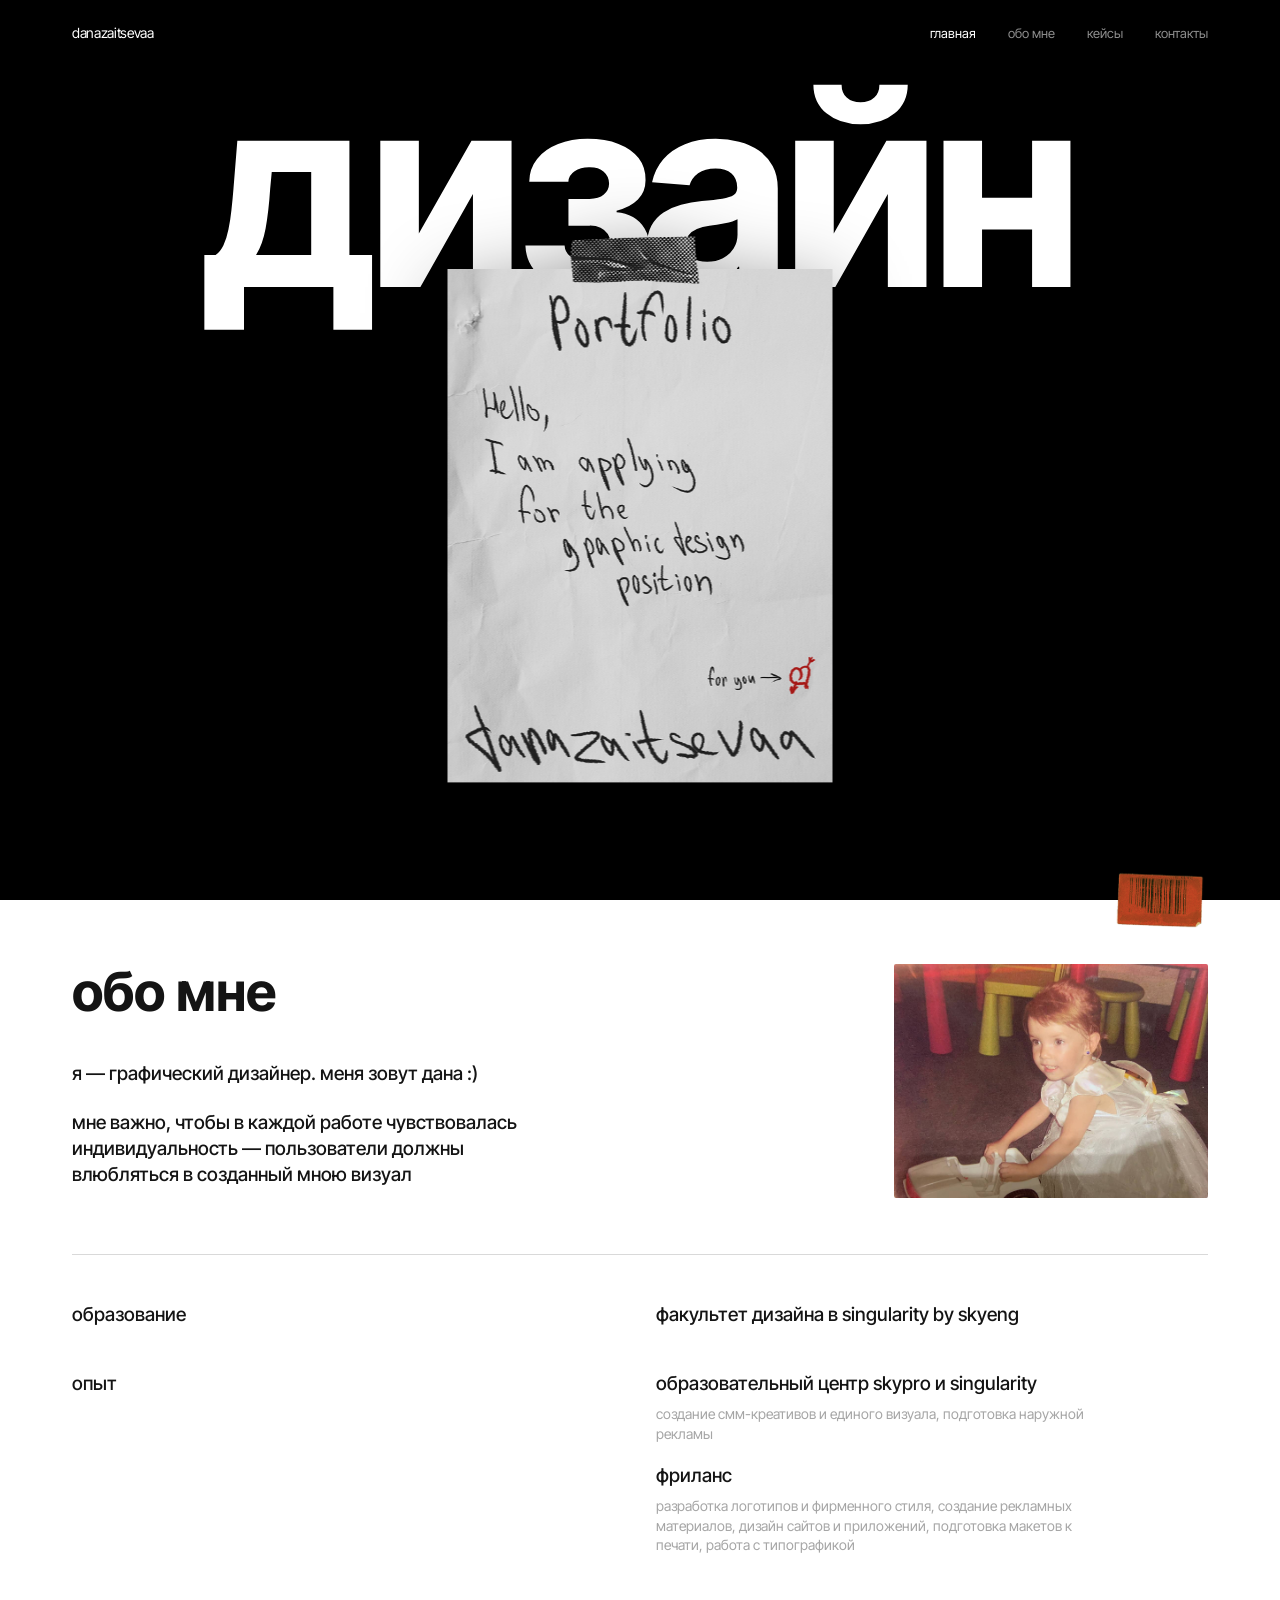
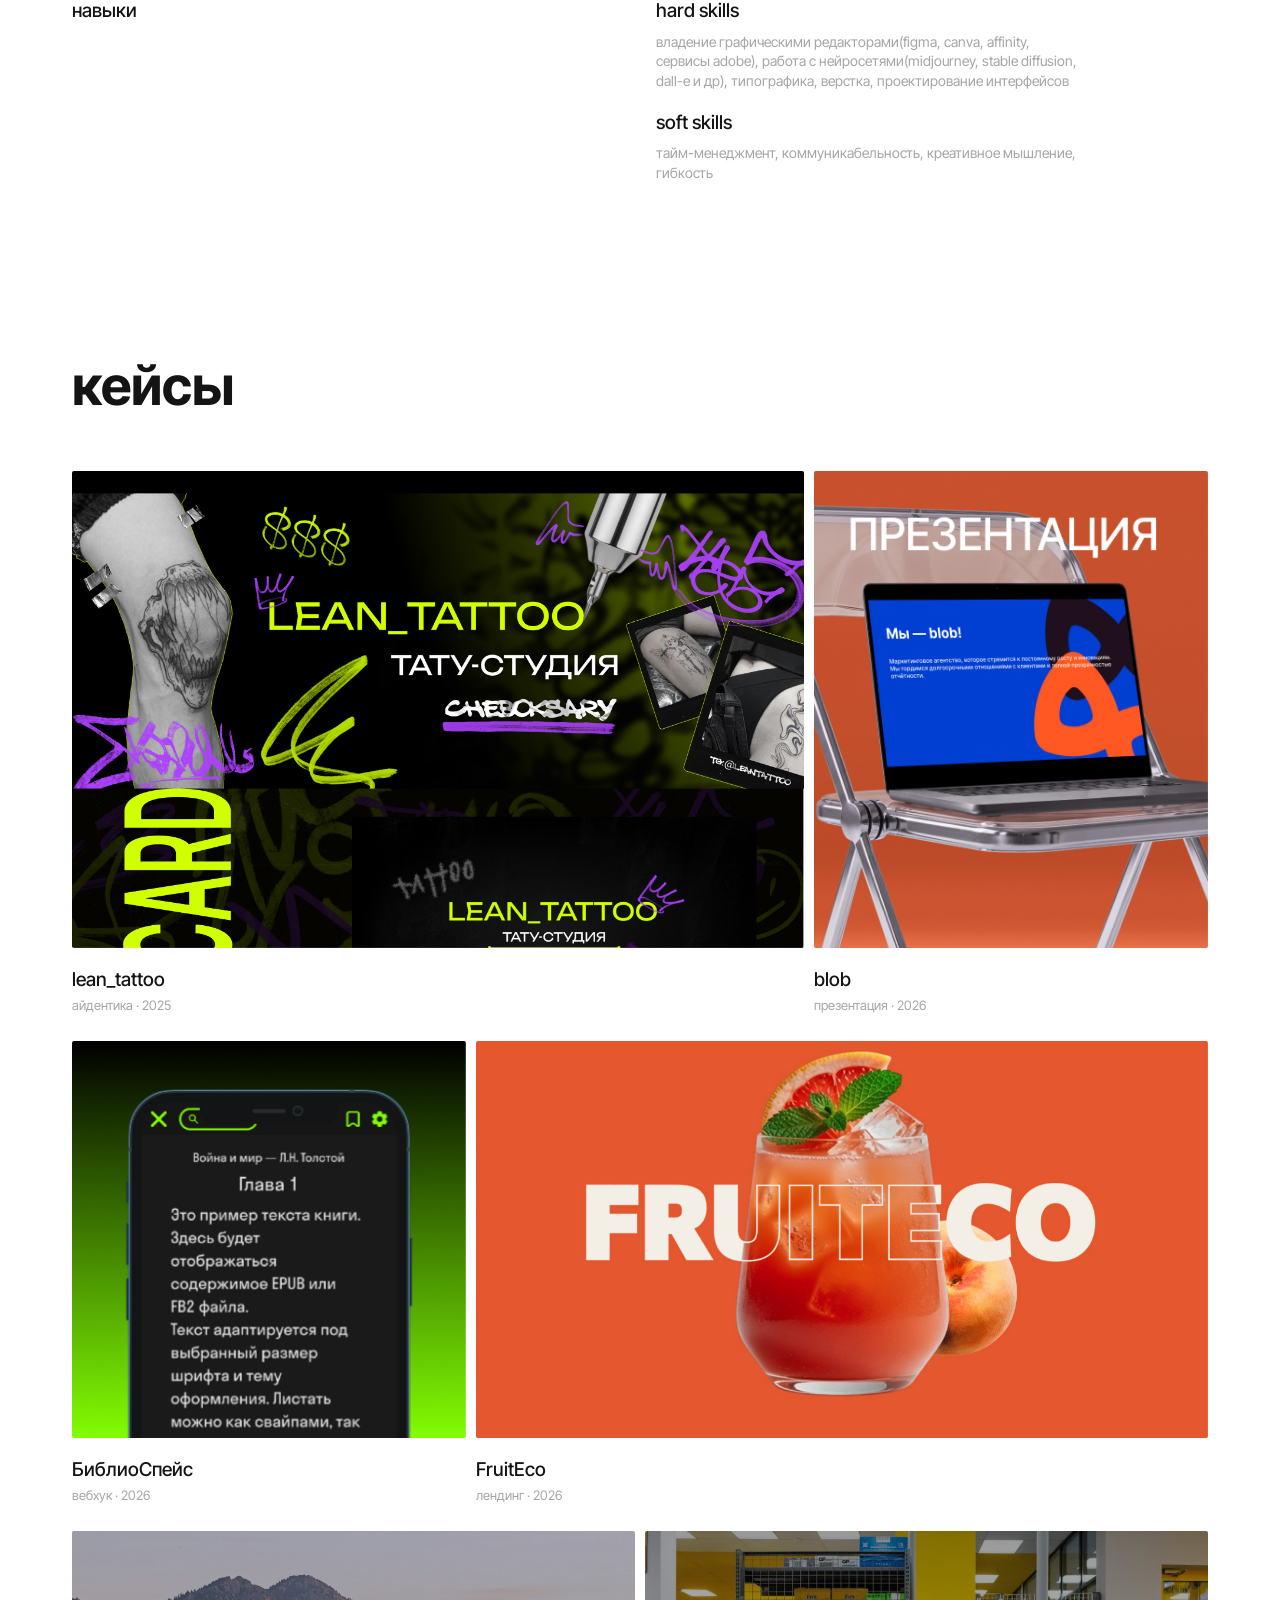
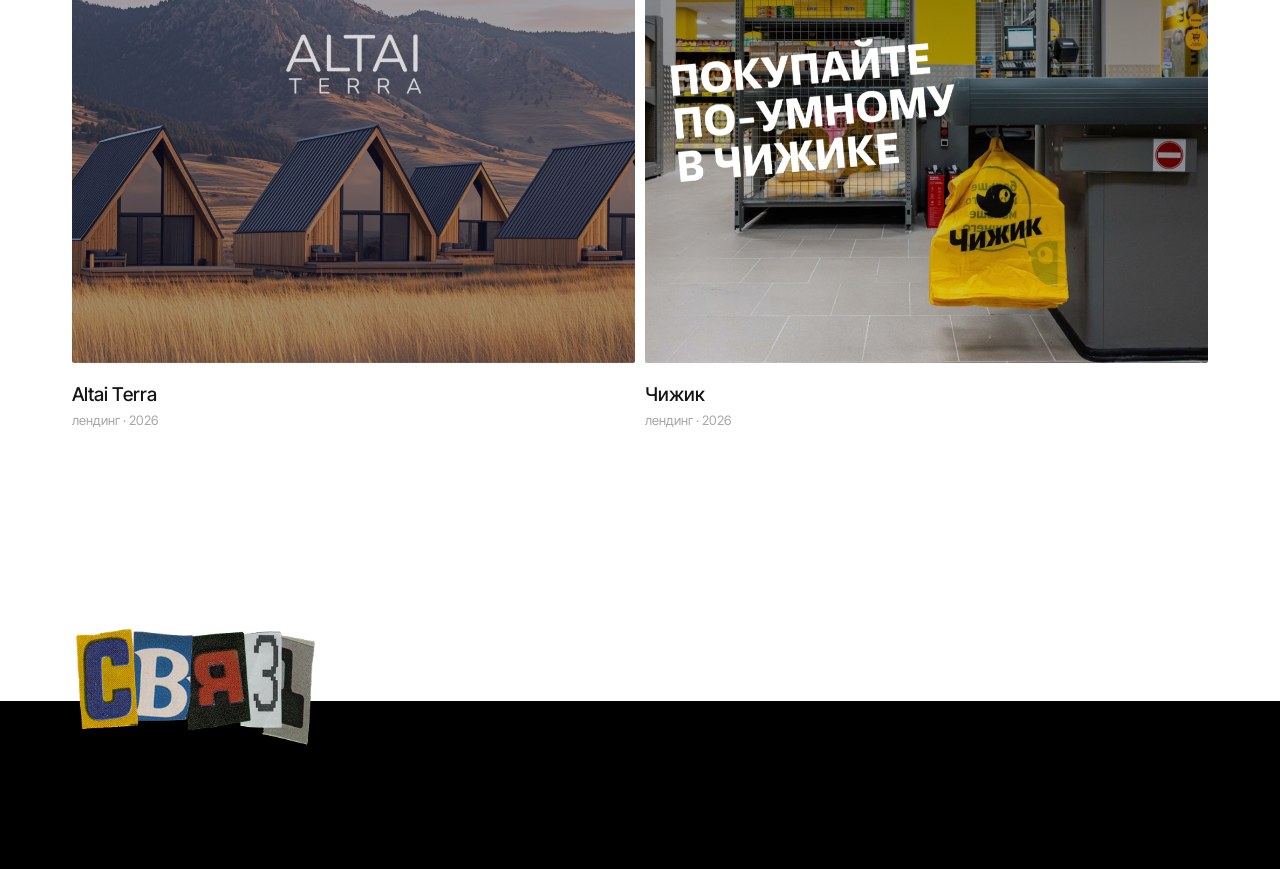
<file: index.html>
<!DOCTYPE html>
<html lang="ru">
<head>
<meta charset="UTF-8">
<meta name="viewport" content="width=device-width, initial-scale=1.0">
<title>danazaitsevaa — графический дизайнер</title>

<link rel="preconnect" href="https://fonts.googleapis.com">
<link rel="preconnect" href="https://fonts.gstatic.com" crossorigin>
<link href="https://fonts.googleapis.com/css2?family=Inter+Tight:wght@400;500;600;700&display=swap" rel="stylesheet">

<link rel="stylesheet" href="./css/style.css">
</head>
<body>

  <!-- ================= HEADER — общая fixed-навигация сайта ================= -->
  <header class="header">
    <div class="header-inner">
      <a href="#top" class="header-logo">danazaitsevaa</a>
      <nav class="header-nav">
        <a href="#top" class="nav-link active">главная</a>
        <a href="#about" class="nav-link">обо мне</a>
        <a href="#cases" class="nav-link">кейсы</a>
        <a href="#contacts" class="nav-link">контакты</a>
      </nav>
    </div>
  </header>

  <!-- ================= HERO ================= -->
  <section id="top" class="hero">
    <div class="hero-inner">
      <div class="hero-stage">
        <h1 class="hero-word">дизайн</h1>

        <div class="note-wrap">
          <div class="note-tilt" id="noteTilt" data-cursor="decor">
            <img src="./assets/Group_2087334016.png" alt="Portfolio note" class="note-img">
          </div>
        </div>
      </div>
    </div>
  </section>

  <!-- ================= ABOUT ================= -->
  <section id="about" class="about">

    <!--
      Штрихкод — теперь первый элемент ВНУТРИ About (не внутри Hero,
      у которого overflow:hidden), сдвинут вверх на половину своей
      высоты. Визуально это та же самая точка (граница Hero/About),
      но теперь он ничем не обрезается и лежит поверх фона About
      (z-index:5), а не под ним. Подробное объяснение — в style.css.
    -->
    <div class="barcode-wrap">
      <div class="barcode-inner">
        <div class="barcode-shift">
          <div class="barcode-tilt" id="barcodeTilt" data-cursor="decor">
            <img src="./assets/_0064_Barcode_Red_1.png" alt="Barcode" class="barcode-img">
          </div>
        </div>
      </div>
    </div>

    <div class="about-inner">
      <div class="about-top">
        <div class="about-copy">
          <h2 class="section-title">обо мне</h2>
          <p class="about-p about-p-1">я — графический дизайнер. меня зовут дана :)</p>
          <p class="about-p about-p-2">мне важно, чтобы в каждой работе чувствовалась индивидуальность — пользователи должны влюбляться в созданный мною визуал</p>
        </div>

        <div class="about-photo-wrap">
          <img
            src="./assets/about-photo.jpg"
            alt="я в детстве"
            class="about-photo">
        </div>
      </div>

      <div class="about-divider"></div>

      <dl class="about-rows">
        <div class="about-row">
          <dt class="about-label">образование</dt>
          <dd class="about-blocks">
            <div>
              <p class="about-block-title">факультет дизайна в singularity by skyeng</p>
            </div>
          </dd>
        </div>

        <div class="about-row">
          <dt class="about-label">опыт</dt>
          <dd class="about-blocks">
            <div>
              <p class="about-block-title">образовательный центр skypro и singularity</p>
              <p class="about-block-detail">создание смм-креативов и единого визуала, подготовка наружной рекламы</p>
            </div>
            <div>
              <p class="about-block-title">фриланс</p>
              <p class="about-block-detail">разработка логотипов и фирменного стиля, создание рекламных материалов, дизайн сайтов и приложений, подготовка макетов к печати, работа с типографикой</p>
            </div>
          </dd>
        </div>

        <div class="about-row">
          <dt class="about-label">навыки</dt>
          <dd class="about-blocks">
            <div>
              <p class="about-block-title">hard skills</p>
              <p class="about-block-detail">владение графическими редакторами(figma, canva, affinity, сервисы adobe), работа с нейросетями(midjourney, stable diffusion, dall-e и др), типографика, верстка, проектирование интерфейсов</p>
            </div>
            <div>
              <p class="about-block-title">soft skills</p>
              <p class="about-block-detail">тайм-менеджмент, коммуникабельность, креативное мышление, гибкость</p>
            </div>
          </dd>
        </div>
      </dl>
    </div>
  </section>

  <!-- ================= CASES / PROJECTS ================= -->
  <!--
    ПЛЕЙСХОЛДЕР-ДАННЫЕ ПРОЕКТОВ
    Реальных изображений/материалов кейсов в проекте не было.
    Каждая карточка ведёт на свою страницу в /projects/ — структура
    и переходы полностью рабочие, содержимое — честные плейсхолдеры,
    готовые к замене на реальные материалы.
  -->
  <section id="cases" class="cases">
    <div class="cases-inner">
      <div class="reveal" data-reveal>
        <h2 class="section-title">кейсы</h2>
      </div>

      <div class="cases-grid">

        <div class="cases-row cases-row--1">

        <div class="reveal case case-1" data-reveal data-delay="0">
          <a class="project-card" href="./projects/project-1.html" data-cursor="view">
            <div class="project-media">
              <div class="project-state default"><img src="./assets/projects/01-cover.jpg" alt="проект 01"></div>
              <div class="project-state hover"><img src="./assets/projects/01-cover-hover.jpg" alt="проект 01"></div>
            </div>
            <div class="project-meta-row">
              <p class="project-title">lean_tattoo</p>
              <span class="project-arrow" aria-hidden="true">→</span>
            </div>
            <p class="project-sub">айдентика · 2025</p>
          </a>
        </div>

        <div class="reveal case case-2" data-reveal data-delay="70">
          <a class="project-card" href="./projects/project-2.html" data-cursor="view">
            <div class="project-media">
              <div class="project-state default"><img src="./assets/projects/02-cover.jpg" alt="проект 02"></div>
              <div class="project-state hover"><img src="./assets/projects/02-cover-hover.jpg" alt="проект 02"></div>
            </div>
            <div class="project-meta-row">
              <p class="project-title">blob</p>
              <span class="project-arrow" aria-hidden="true">→</span>
            </div>
            <p class="project-sub">презентация · 2026</p>
          </a>
        </div>

      </div><!-- /cases-row -->

        <div class="cases-row cases-row--2">

        <div class="reveal case case-3" data-reveal data-delay="140">
          <a class="project-card" href="./projects/project-3.html" data-cursor="view">
            <div class="project-media">
              <div class="project-state default"><img src="./assets/projects/03-cover.jpg" alt="проект 03"></div>
              <div class="project-state hover"><img src="./assets/projects/03-cover-hover.jpg" alt="проект 03"></div>
            </div>
            <div class="project-meta-row">
              <p class="project-title">БиблиоСпейс</p>
              <span class="project-arrow" aria-hidden="true">→</span>
            </div>
            <p class="project-sub">вебхук · 2026</p>
          </a>
        </div>

        <div class="reveal case case-4" data-reveal data-delay="210">
          <a class="project-card" href="./projects/project-4.html" data-cursor="view">
            <div class="project-media">
              <div class="project-state default"><img src="./assets/projects/04-cover.jpg" alt="проект 04"></div>
              <div class="project-state hover"><img src="./assets/projects/04-cover-hover.jpg" alt="проект 04"></div>
            </div>
            <div class="project-meta-row">
              <p class="project-title">FruitEco</p>
              <span class="project-arrow" aria-hidden="true">→</span>
            </div>
            <p class="project-sub">лендинг · 2026</p>
          </a>
        </div>

      </div><!-- /cases-row -->

        <div class="cases-row cases-row--3">

        <div class="reveal case case-5" data-reveal data-delay="280">
          <a class="project-card" href="./projects/project-5.html" data-cursor="view">
            <div class="project-media">
              <div class="project-state default"><img src="./assets/projects/05-cover.jpg" alt="проект 05"></div>
              <div class="project-state hover"><img src="./assets/projects/05-cover-hover.jpg" alt="проект 05"></div>
            </div>
            <div class="project-meta-row">
              <p class="project-title">Altai Terra</p>
              <span class="project-arrow" aria-hidden="true">→</span>
            </div>
            <p class="project-sub">лендинг · 2026</p>
          </a>
        </div>

        <div class="reveal case case-6" data-reveal data-delay="280">
          <a class="project-card" href="./projects/project-6.html" data-cursor="view">
            <div class="project-media">
              <div class="project-state default"><img src="./assets/projects/06-cover.jpg" alt="проект 06"></div>
              <div class="project-state hover"><img src="./assets/projects/06-cover-hover.jpg" alt="проект 06"></div>
            </div>
            <div class="project-meta-row">
              <p class="project-title">Чижик</p>
              <span class="project-arrow" aria-hidden="true">→</span>
            </div>
            <p class="project-sub">лендинг · 2026</p>
          </a>
        </div>

      </div><!-- /cases-row -->

      </div>
    </div>
  </section>

  <!-- ================= FOOTER ================= -->
  <footer class="site-footer" id="contacts">
    <div class="footer-top">
      <div class="footer-top-inner">
        <div class="reveal" data-reveal>
          <h2 class="footer-heading">готова обсудить ваш проект :)</h2>
        </div>
      </div>
      <div class="footer-deco" aria-hidden="true">
        <img src="./assets/footer-connection.png" alt="" class="footer-deco-img">
      </div>
    </div>

    <div class="footer-bottom">
      <div class="footer-bottom-inner">
        <div class="reveal footer-col" data-reveal>
          <h3 class="footer-col-title">контакты для связи</h3>
          <a href="mailto:danazaitsevaa@gmail.com" class="footer-link">
            <span class="footer-link-tag">(email)</span>danazaitsevaa@gmail.com
          </a>
          <a href="https://t.me/wrluu" class="footer-link" target="_blank" rel="noopener">
            <span class="footer-link-tag">(tg)</span>wrluu
          </a>
        </div>

        <div class="reveal footer-col" data-reveal data-delay="70">
          <h3 class="footer-col-title">социальные сети</h3>
          <a href="https://www.behance.net/danazaitsevaa" class="footer-link" target="_blank" rel="noopener">
            <span class="footer-link-tag">(behance)</span>danazaitsevaa
          </a>
          <a href="https://dprofile.ru/danazaitsevaa" class="footer-link" target="_blank" rel="noopener">
            <span class="footer-link-tag">(dprofile)</span>danazaitsevaa
          </a>
        </div>

        <div class="reveal footer-col footer-col--plain" data-reveal data-delay="140">
          <a href="https://t.me/danazaitsevaa" class="footer-link" target="_blank" rel="noopener">
            <span class="footer-link-tag">(tg канал)</span>danazaitsevaa
          </a>
        </div>
      </div>
    </div>
  </footer>

<script src="./js/tilt.js"></script>
<script src="./js/cursor.js"></script>
<script src="./js/reveal.js"></script>
<script>
  // Листок — крупная амплитуда с лёгким "приподниманием" к курсору
  createOrganicTilt(document.getElementById('noteTilt'), {
    rx: 6, ry: 7, tx: 8, ty: 6, liftPx: 4, scale: 0.015
  });

  // Штрихкод у About — "должен оставаться на своём месте":
  // без translate, только лёгкий наклон и едва заметный масштаб.
  createOrganicTilt(document.getElementById('barcodeTilt'), {
    rx: 5, ry: 6, tx: 0, ty: 0, scale: 0.03
  });
</script>
</body>
</html>
</file>
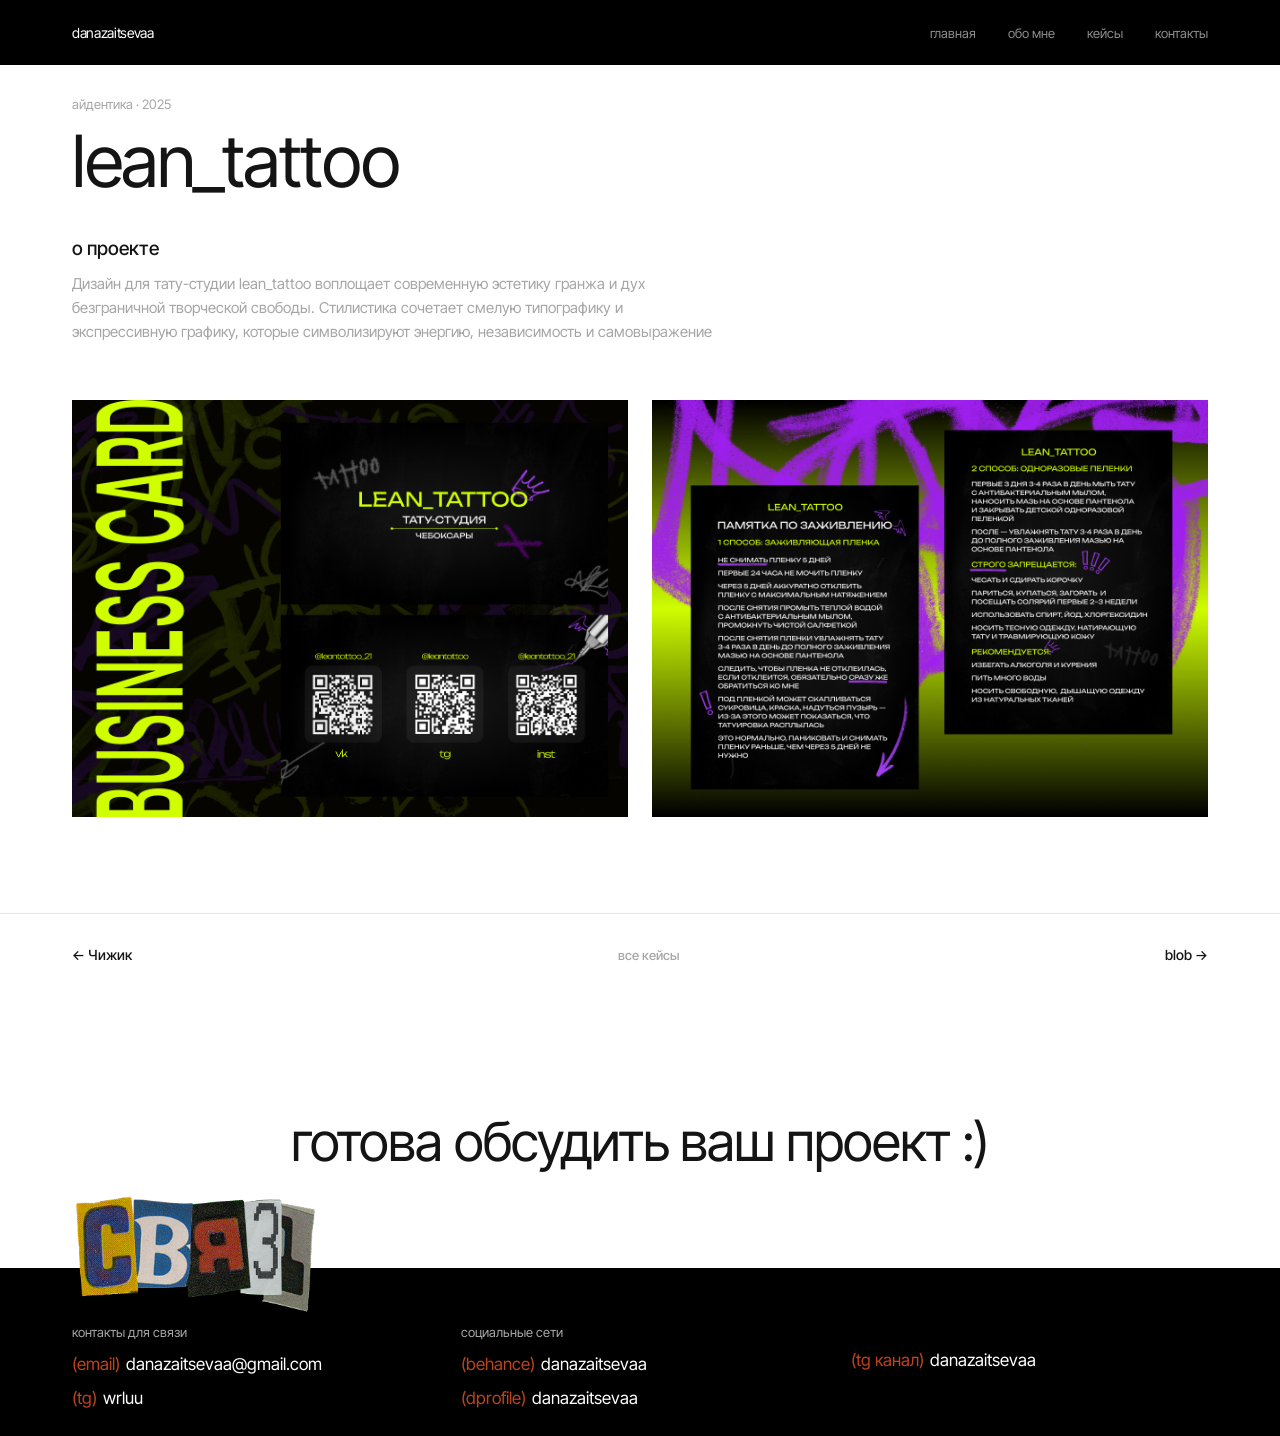
<file: projects/project-1.html>
<!DOCTYPE html>
<html lang="ru">
<head>
<meta charset="UTF-8">
<meta name="viewport" content="width=device-width, initial-scale=1.0">
<title>проект 01 — danazaitsevaa</title>

<link rel="preconnect" href="https://fonts.googleapis.com">
<link rel="preconnect" href="https://fonts.gstatic.com" crossorigin>
<link href="https://fonts.googleapis.com/css2?family=Inter+Tight:wght@400;500;600;700&display=swap" rel="stylesheet">

<link rel="stylesheet" href="../css/style.css">
</head>
<body>

  <header class="header">
    <div class="header-inner">
      <a href="../index.html" class="header-logo">danazaitsevaa</a>
      <nav class="header-nav">
        <a href="../index.html#top" class="nav-link">главная</a>
        <a href="../index.html#about" class="nav-link">обо мне</a>
        <a href="../index.html#cases" class="nav-link">кейсы</a>
        <a href="../index.html#contacts" class="nav-link">контакты</a>
      </nav>
    </div>
  </header>

  <section class="project-hero reveal" data-reveal>
    <div class="project-hero-inner">
      <p class="project-hero-meta">айдентика · 2025</p>
      <h1 class="project-hero-title">lean_tattoo</h1>
    </div>
  </section>

  <!--
    Реальных материалов этого кейса в проекте не было — честный
    плейсхолдер вместо выдуманного описания. Замените текст ниже
    и изображения (.placeholder-art) на настоящий контент проекта.
  -->
  <section class="project-body">
    <div class="project-body-inner">
      <div class="project-block reveal" data-reveal>
        <h2 class="project-block-title">о проекте</h2>
        <p class="project-block-text">Дизайн для тату-студии lean_tattoo воплощает современную эстетику гранжа и дух безграничной творческой свободы. Стилистика сочетает смелую типографику и экспрессивную графику, которые символизируют энергию, независимость и самовыражение</p>
      </div>

      <div class="project-gallery reveal" data-reveal data-delay="80">
        <div class="placeholder-art b"><img src="../assets/projects/01-1.jpg" alt="" style="width:100%;height:100%;object-fit:cover"></div>
<div class="placeholder-art a"><img src="../assets/projects/01-2.jpg" alt="" style="width:100%;height:100%;object-fit:cover"></div>
      </div>
    </div>
  </section>

  <nav class="project-pager reveal" data-reveal>
    <div class="project-pager-inner">
      <a href="./project-6.html" class="pager-link">&larr; Чижик</a>
      <a href="../index.html#cases" class="pager-link back">все кейсы</a>
      <a href="./project-2.html" class="pager-link">blob &rarr;</a>
    </div>
  </nav>

  <!-- ================= FOOTER (единый компонент, как на главной) ================= -->
  <footer class="site-footer" id="contacts">
    <div class="footer-top">
      <div class="footer-top-inner">
        <div class="reveal" data-reveal>
          <h2 class="footer-heading">готова обсудить ваш проект :)</h2>
        </div>
      </div>
      <div class="footer-deco" aria-hidden="true">
        <img src="../assets/footer-connection.png" alt="" class="footer-deco-img">
      </div>
    </div>

    <div class="footer-bottom">
      <div class="footer-bottom-inner">
        <div class="reveal footer-col" data-reveal>
          <h3 class="footer-col-title">контакты для связи</h3>
          <a href="mailto:danazaitsevaa@gmail.com" class="footer-link">
            <span class="footer-link-tag">(email)</span>danazaitsevaa@gmail.com
          </a>
          <a href="https://t.me/wrluu" class="footer-link" target="_blank" rel="noopener">
            <span class="footer-link-tag">(tg)</span>wrluu
          </a>
        </div>

        <div class="reveal footer-col" data-reveal data-delay="70">
          <h3 class="footer-col-title">социальные сети</h3>
          <a href="https://www.behance.net/danazaitsevaa" class="footer-link" target="_blank" rel="noopener">
            <span class="footer-link-tag">(behance)</span>danazaitsevaa
          </a>
          <a href="https://dprofile.ru/danazaitsevaa" class="footer-link" target="_blank" rel="noopener">
            <span class="footer-link-tag">(dprofile)</span>danazaitsevaa
          </a>
        </div>

        <div class="reveal footer-col footer-col--plain" data-reveal data-delay="140">
          <a href="https://t.me/danazaitsevaa" class="footer-link" target="_blank" rel="noopener">
            <span class="footer-link-tag">(tg канал)</span>danazaitsevaa
          </a>
        </div>
      </div>
    </div>
  </footer>

<script src="../js/tilt.js"></script>
<script src="../js/cursor.js"></script>
<script src="../js/reveal.js"></script>
</body>
</html>
</file>
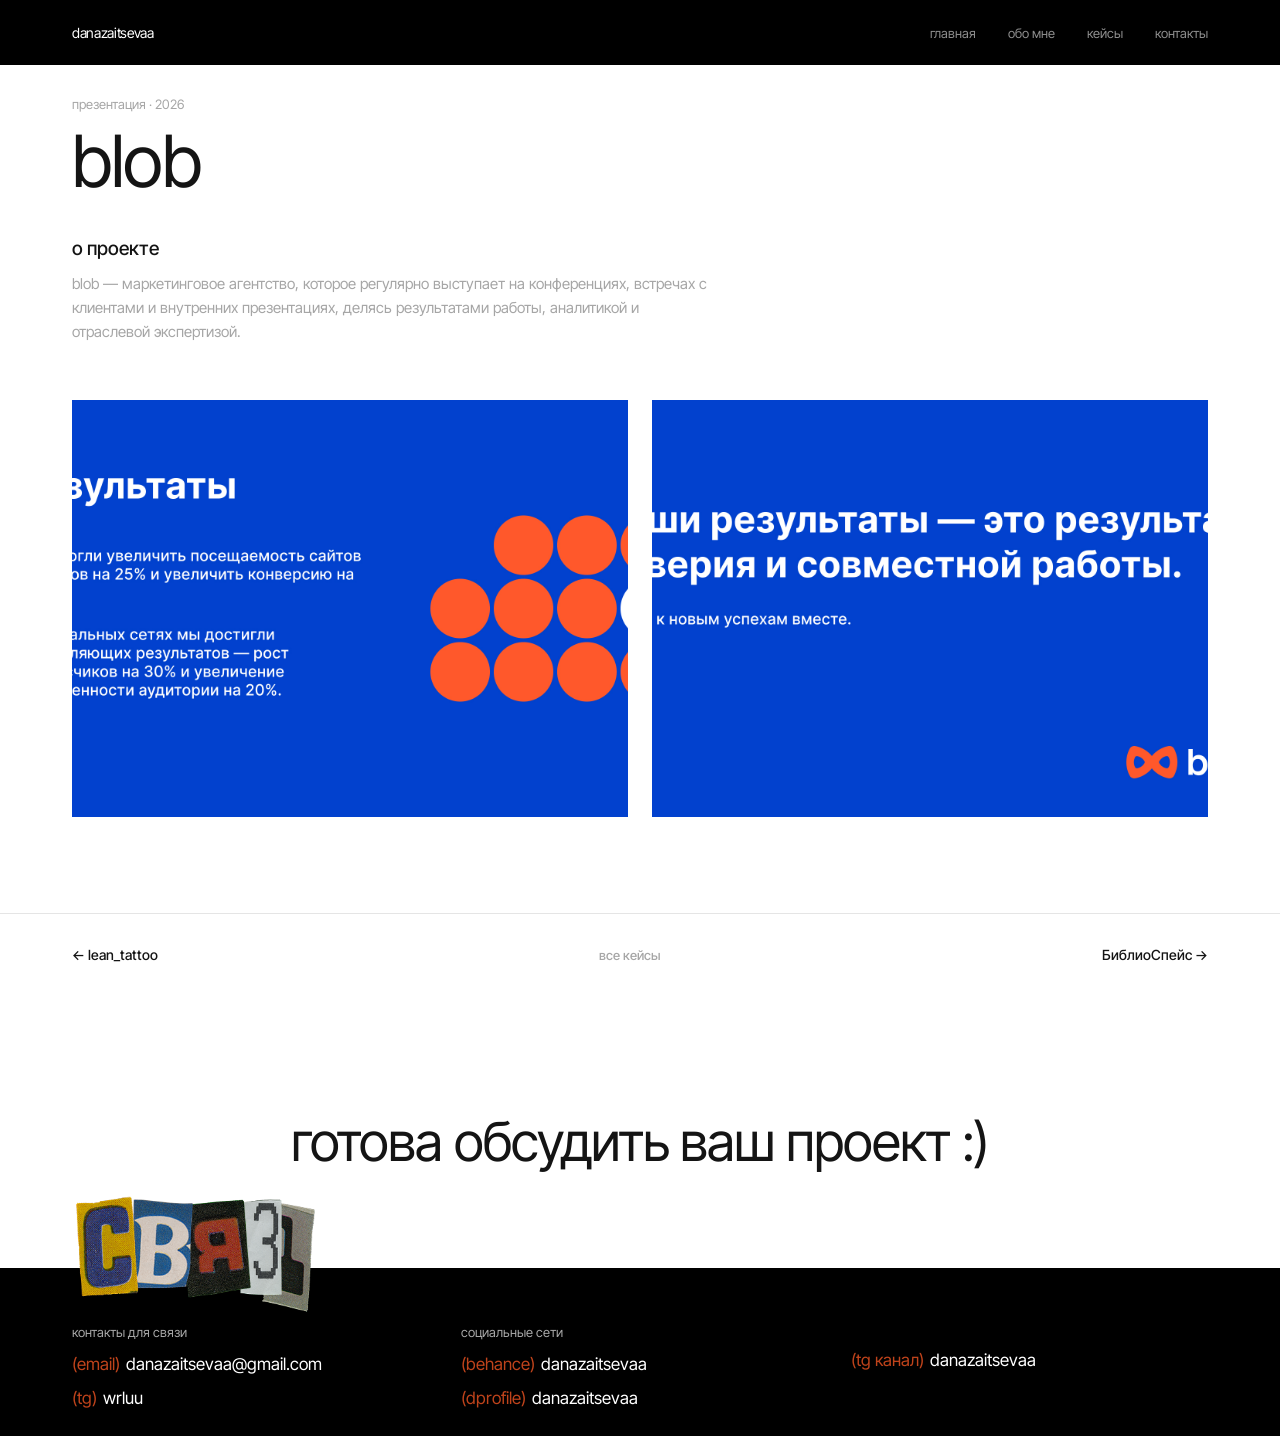
<file: projects/project-2.html>
<!DOCTYPE html>
<html lang="ru">
<head>
<meta charset="UTF-8">
<meta name="viewport" content="width=device-width, initial-scale=1.0">
<title>проект 02 — danazaitsevaa</title>

<link rel="preconnect" href="https://fonts.googleapis.com">
<link rel="preconnect" href="https://fonts.gstatic.com" crossorigin>
<link href="https://fonts.googleapis.com/css2?family=Inter+Tight:wght@400;500;600;700&display=swap" rel="stylesheet">

<link rel="stylesheet" href="../css/style.css">
</head>
<body>

  <header class="header">
    <div class="header-inner">
      <a href="../index.html" class="header-logo">danazaitsevaa</a>
      <nav class="header-nav">
        <a href="../index.html#top" class="nav-link">главная</a>
        <a href="../index.html#about" class="nav-link">обо мне</a>
        <a href="../index.html#cases" class="nav-link">кейсы</a>
        <a href="../index.html#contacts" class="nav-link">контакты</a>
      </nav>
    </div>
  </header>

  <section class="project-hero reveal" data-reveal>
    <div class="project-hero-inner">
      <p class="project-hero-meta">презентация · 2026</p>
      <h1 class="project-hero-title">blob</h1>
    </div>
  </section>

  <!--
    Реальных материалов этого кейса в проекте не было — честный
    плейсхолдер вместо выдуманного описания. Замените текст ниже
    и изображения (.placeholder-art) на настоящий контент проекта.
  -->
  <section class="project-body">
    <div class="project-body-inner">
      <div class="project-block reveal" data-reveal>
        <h2 class="project-block-title">о проекте</h2>
        <p class="project-block-text">blob — маркетинговое агентство, которое регулярно выступает на конференциях, встречах с клиентами и внутренних презентациях, делясь результатами работы, аналитикой и отраслевой экспертизой.</p>
      </div>

      <div class="project-gallery reveal" data-reveal data-delay="80">
        <div class="placeholder-art b"><img src="../assets/projects/02-1.jpg" alt="" style="width:100%;height:100%;object-fit:cover"></div>
<div class="placeholder-art a"><img src="../assets/projects/02-2.jpg" alt="" style="width:100%;height:100%;object-fit:cover"></div>
      </div>
    </div>
  </section>

  <nav class="project-pager reveal" data-reveal>
    <div class="project-pager-inner">
      <a href="./project-1.html" class="pager-link">&larr; lean_tattoo</a>
      <a href="../index.html#cases" class="pager-link back">все кейсы</a>
      <a href="./project-3.html" class="pager-link">БиблиоСпейс &rarr;</a>
    </div>
  </nav>

  <!-- ================= FOOTER (единый компонент, как на главной) ================= -->
  <footer class="site-footer" id="contacts">
    <div class="footer-top">
      <div class="footer-top-inner">
        <div class="reveal" data-reveal>
          <h2 class="footer-heading">готова обсудить ваш проект :)</h2>
        </div>
      </div>
      <div class="footer-deco" aria-hidden="true">
        <img src="../assets/footer-connection.png" alt="" class="footer-deco-img">
      </div>
    </div>

    <div class="footer-bottom">
      <div class="footer-bottom-inner">
        <div class="reveal footer-col" data-reveal>
          <h3 class="footer-col-title">контакты для связи</h3>
          <a href="mailto:danazaitsevaa@gmail.com" class="footer-link">
            <span class="footer-link-tag">(email)</span>danazaitsevaa@gmail.com
          </a>
          <a href="https://t.me/wrluu" class="footer-link" target="_blank" rel="noopener">
            <span class="footer-link-tag">(tg)</span>wrluu
          </a>
        </div>

        <div class="reveal footer-col" data-reveal data-delay="70">
          <h3 class="footer-col-title">социальные сети</h3>
          <a href="https://www.behance.net/danazaitsevaa" class="footer-link" target="_blank" rel="noopener">
            <span class="footer-link-tag">(behance)</span>danazaitsevaa
          </a>
          <a href="https://dprofile.ru/danazaitsevaa" class="footer-link" target="_blank" rel="noopener">
            <span class="footer-link-tag">(dprofile)</span>danazaitsevaa
          </a>
        </div>

        <div class="reveal footer-col footer-col--plain" data-reveal data-delay="140">
          <a href="https://t.me/danazaitsevaa" class="footer-link" target="_blank" rel="noopener">
            <span class="footer-link-tag">(tg канал)</span>danazaitsevaa
          </a>
        </div>
      </div>
    </div>
  </footer>

<script src="../js/tilt.js"></script>
<script src="../js/cursor.js"></script>
<script src="../js/reveal.js"></script>
</body>
</html>
</file>
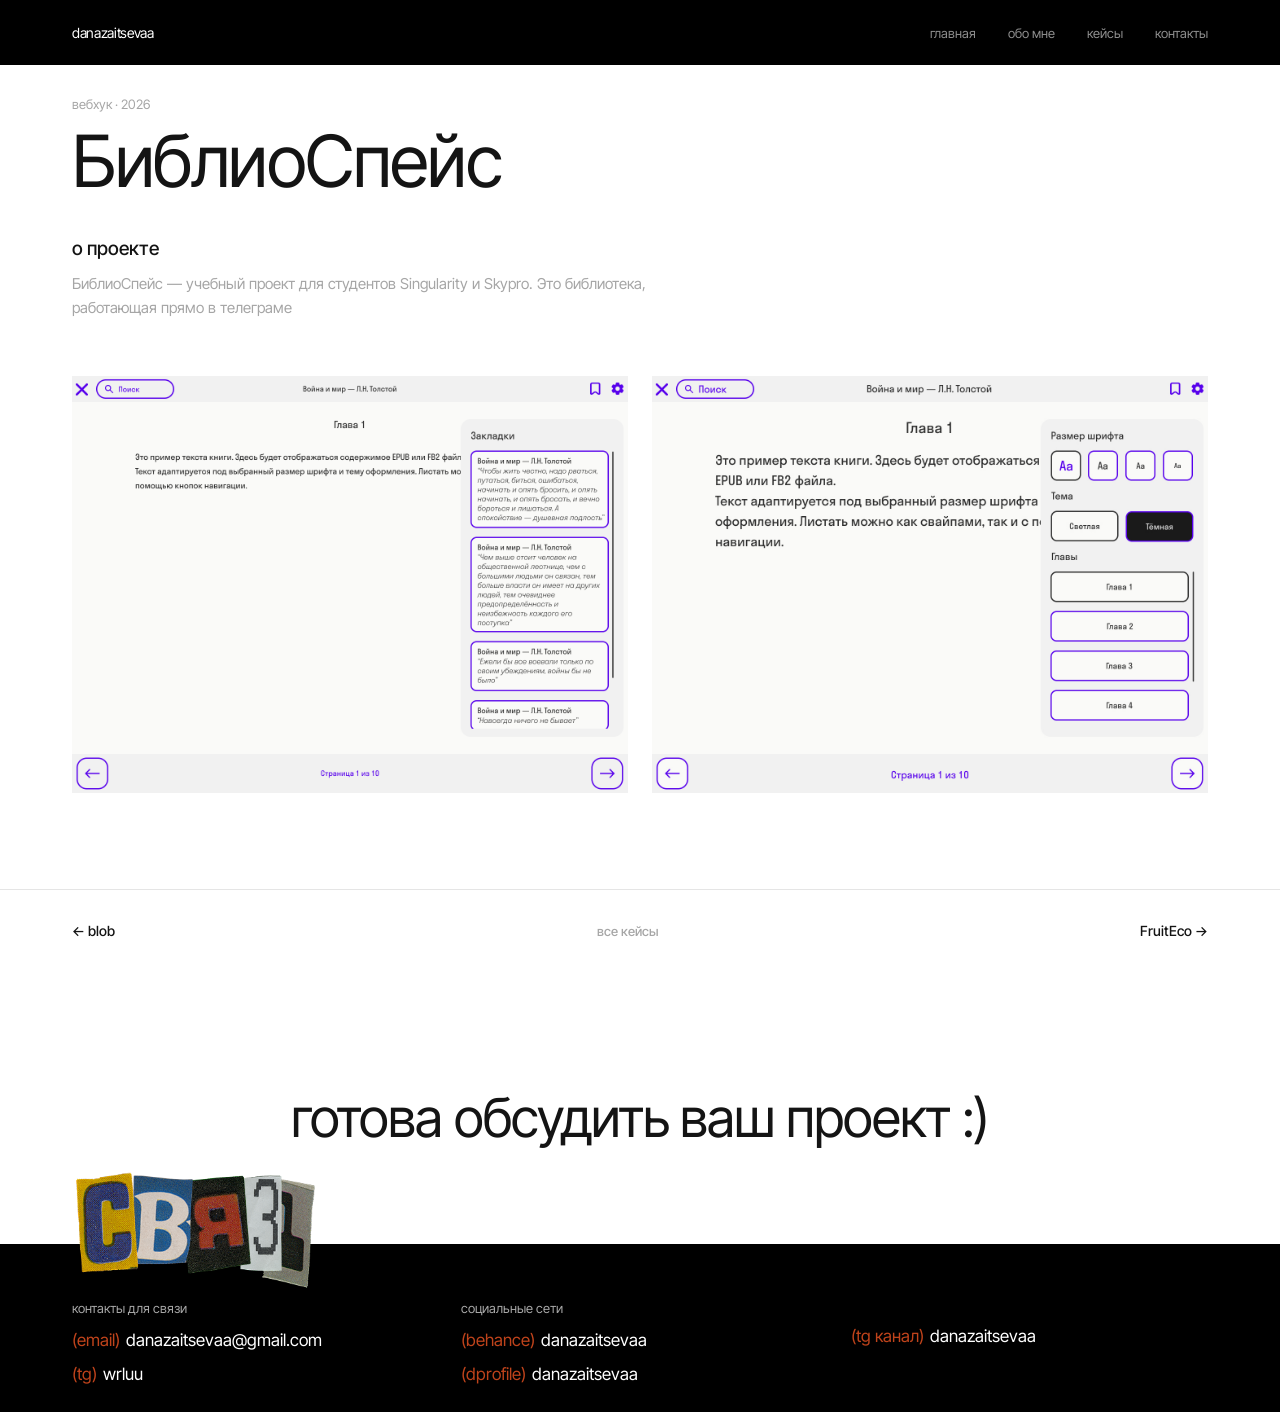
<file: projects/project-3.html>
<!DOCTYPE html>
<html lang="ru">
<head>
<meta charset="UTF-8">
<meta name="viewport" content="width=device-width, initial-scale=1.0">
<title>проект 03 — danazaitsevaa</title>

<link rel="preconnect" href="https://fonts.googleapis.com">
<link rel="preconnect" href="https://fonts.gstatic.com" crossorigin>
<link href="https://fonts.googleapis.com/css2?family=Inter+Tight:wght@400;500;600;700&display=swap" rel="stylesheet">

<link rel="stylesheet" href="../css/style.css">
</head>
<body>

  <header class="header">
    <div class="header-inner">
      <a href="../index.html" class="header-logo">danazaitsevaa</a>
      <nav class="header-nav">
        <a href="../index.html#top" class="nav-link">главная</a>
        <a href="../index.html#about" class="nav-link">обо мне</a>
        <a href="../index.html#cases" class="nav-link">кейсы</a>
        <a href="../index.html#contacts" class="nav-link">контакты</a>
      </nav>
    </div>
  </header>

  <section class="project-hero reveal" data-reveal>
    <div class="project-hero-inner">
      <p class="project-hero-meta">вебхук · 2026</p>
      <h1 class="project-hero-title">БиблиоСпейс</h1>
    </div>
  </section>

  <!--
    Реальных материалов этого кейса в проекте не было — честный
    плейсхолдер вместо выдуманного описания. Замените текст ниже
    и изображения (.placeholder-art) на настоящий контент проекта.
  -->
  <section class="project-body">
    <div class="project-body-inner">
      <div class="project-block reveal" data-reveal>
        <h2 class="project-block-title">о проекте</h2>
        <p class="project-block-text">БиблиоСпейс — учебный проект для студентов Singularity и Skypro. Это библиотека, работающая прямо в телеграме</p>
      </div>

      <div class="project-gallery reveal" data-reveal data-delay="80">
        <div class="placeholder-art b"><img src="../assets/projects/03-1.jpg" alt="" style="width:100%;height:100%;object-fit:cover"></div>
        <div class="placeholder-art a"><img src="../assets/projects/03-2.jpg" alt="" style="width:100%;height:100%;object-fit:cover"></div>
      </div>
    </div>
  </section>

  <nav class="project-pager reveal" data-reveal>
    <div class="project-pager-inner">
      <a href="./project-2.html" class="pager-link">&larr; blob</a>
      <a href="../index.html#cases" class="pager-link back">все кейсы</a>
      <a href="./project-4.html" class="pager-link">FruitEco &rarr;</a>
    </div>
  </nav>

  <!-- ================= FOOTER (единый компонент, как на главной) ================= -->
  <footer class="site-footer" id="contacts">
    <div class="footer-top">
      <div class="footer-top-inner">
        <div class="reveal" data-reveal>
          <h2 class="footer-heading">готова обсудить ваш проект :)</h2>
        </div>
      </div>
      <div class="footer-deco" aria-hidden="true">
        <img src="../assets/footer-connection.png" alt="" class="footer-deco-img">
      </div>
    </div>

    <div class="footer-bottom">
      <div class="footer-bottom-inner">
        <div class="reveal footer-col" data-reveal>
          <h3 class="footer-col-title">контакты для связи</h3>
          <a href="mailto:danazaitsevaa@gmail.com" class="footer-link">
            <span class="footer-link-tag">(email)</span>danazaitsevaa@gmail.com
          </a>
          <a href="https://t.me/wrluu" class="footer-link" target="_blank" rel="noopener">
            <span class="footer-link-tag">(tg)</span>wrluu
          </a>
        </div>

        <div class="reveal footer-col" data-reveal data-delay="70">
          <h3 class="footer-col-title">социальные сети</h3>
          <a href="https://www.behance.net/danazaitsevaa" class="footer-link" target="_blank" rel="noopener">
            <span class="footer-link-tag">(behance)</span>danazaitsevaa
          </a>
          <a href="https://dprofile.ru/danazaitsevaa" class="footer-link" target="_blank" rel="noopener">
            <span class="footer-link-tag">(dprofile)</span>danazaitsevaa
          </a>
        </div>

        <div class="reveal footer-col footer-col--plain" data-reveal data-delay="140">
          <a href="https://t.me/danazaitsevaa" class="footer-link" target="_blank" rel="noopener">
            <span class="footer-link-tag">(tg канал)</span>danazaitsevaa
          </a>
        </div>
      </div>
    </div>
  </footer>

<script src="../js/tilt.js"></script>
<script src="../js/cursor.js"></script>
<script src="../js/reveal.js"></script>
</body>
</html>
</file>
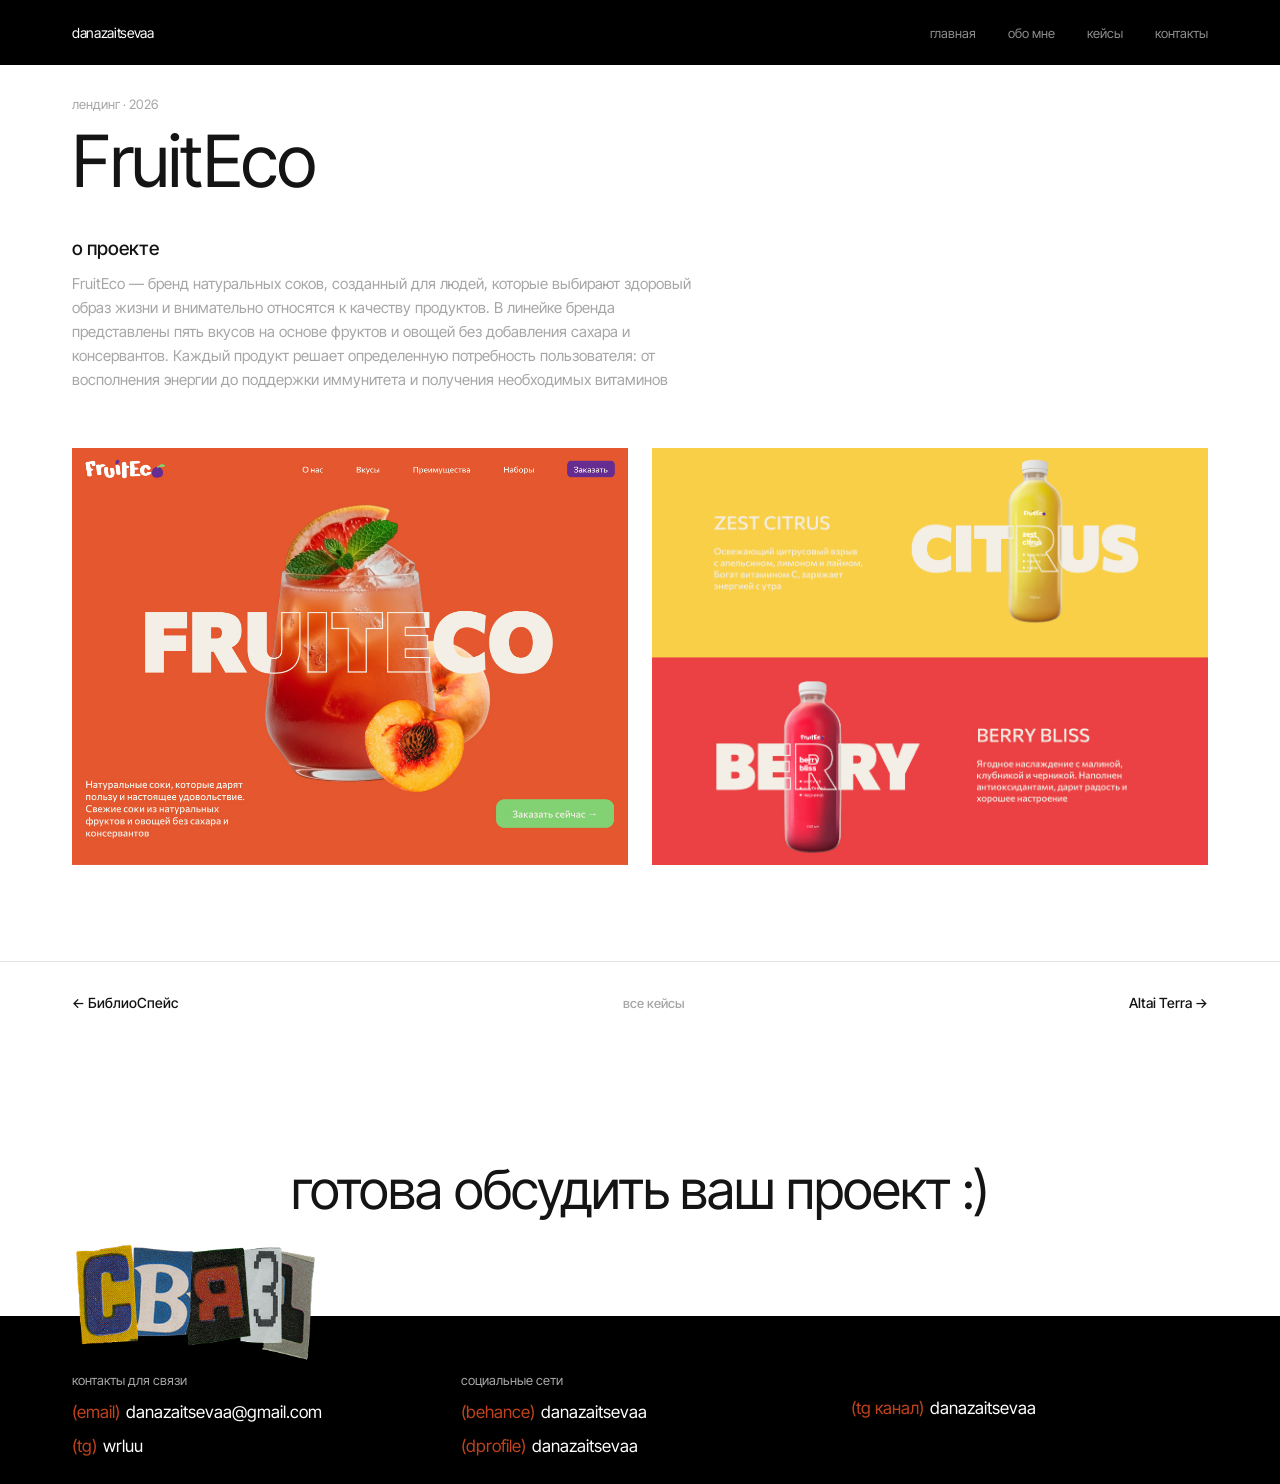
<file: projects/project-4.html>
<!DOCTYPE html>
<html lang="ru">
<head>
<meta charset="UTF-8">
<meta name="viewport" content="width=device-width, initial-scale=1.0">
<title>проект 04 — danazaitsevaa</title>

<link rel="preconnect" href="https://fonts.googleapis.com">
<link rel="preconnect" href="https://fonts.gstatic.com" crossorigin>
<link href="https://fonts.googleapis.com/css2?family=Inter+Tight:wght@400;500;600;700&display=swap" rel="stylesheet">

<link rel="stylesheet" href="../css/style.css">
</head>
<body>

  <header class="header">
    <div class="header-inner">
      <a href="../index.html" class="header-logo">danazaitsevaa</a>
      <nav class="header-nav">
        <a href="../index.html#top" class="nav-link">главная</a>
        <a href="../index.html#about" class="nav-link">обо мне</a>
        <a href="../index.html#cases" class="nav-link">кейсы</a>
        <a href="../index.html#contacts" class="nav-link">контакты</a>
      </nav>
    </div>
  </header>

  <section class="project-hero reveal" data-reveal>
    <div class="project-hero-inner">
      <p class="project-hero-meta">лендинг · 2026</p>
      <h1 class="project-hero-title">FruitEco</h1>
    </div>
  </section>

  <!--
    Реальных материалов этого кейса в проекте не было — честный
    плейсхолдер вместо выдуманного описания. Замените текст ниже
    и изображения (.placeholder-art) на настоящий контент проекта.
  -->
  <section class="project-body">
    <div class="project-body-inner">
      <div class="project-block reveal" data-reveal>
        <h2 class="project-block-title">о проекте</h2>
        <p class="project-block-text">FruitEco — бренд натуральных соков, созданный для людей, которые выбирают здоровый образ жизни и внимательно относятся к качеству продуктов. В линейке бренда представлены пять вкусов на основе фруктов и овощей без добавления сахара и консервантов. Каждый продукт решает определенную потребность пользователя: от восполнения энергии до поддержки иммунитета и получения необходимых витаминов</p>
      </div>

      <div class="project-gallery reveal" data-reveal data-delay="80">
        <div class="placeholder-art b"><img src="../assets/projects/04-1.jpg" alt="" style="width:100%;height:100%;object-fit:cover"></div>
        <div class="placeholder-art a"><img src="../assets/projects/04-2.jpg" alt="" style="width:100%;height:100%;object-fit:cover"></div>
      </div>
    </div>
  </section>

  <nav class="project-pager reveal" data-reveal>
    <div class="project-pager-inner">
      <a href="./project-3.html" class="pager-link">&larr; БиблиоСпейс</a>
      <a href="../index.html#cases" class="pager-link back">все кейсы</a>
      <a href="./project-5.html" class="pager-link">Altai Terra &rarr;</a>
    </div>
  </nav>

  <!-- ================= FOOTER (единый компонент, как на главной) ================= -->
  <footer class="site-footer" id="contacts">
    <div class="footer-top">
      <div class="footer-top-inner">
        <div class="reveal" data-reveal>
          <h2 class="footer-heading">готова обсудить ваш проект :)</h2>
        </div>
      </div>
      <div class="footer-deco" aria-hidden="true">
        <img src="../assets/footer-connection.png" alt="" class="footer-deco-img">
      </div>
    </div>

    <div class="footer-bottom">
      <div class="footer-bottom-inner">
        <div class="reveal footer-col" data-reveal>
          <h3 class="footer-col-title">контакты для связи</h3>
          <a href="mailto:danazaitsevaa@gmail.com" class="footer-link">
            <span class="footer-link-tag">(email)</span>danazaitsevaa@gmail.com
          </a>
          <a href="https://t.me/wrluu" class="footer-link" target="_blank" rel="noopener">
            <span class="footer-link-tag">(tg)</span>wrluu
          </a>
        </div>

        <div class="reveal footer-col" data-reveal data-delay="70">
          <h3 class="footer-col-title">социальные сети</h3>
          <a href="https://www.behance.net/danazaitsevaa" class="footer-link" target="_blank" rel="noopener">
            <span class="footer-link-tag">(behance)</span>danazaitsevaa
          </a>
          <a href="https://dprofile.ru/danazaitsevaa" class="footer-link" target="_blank" rel="noopener">
            <span class="footer-link-tag">(dprofile)</span>danazaitsevaa
          </a>
        </div>

        <div class="reveal footer-col footer-col--plain" data-reveal data-delay="140">
          <a href="https://t.me/danazaitsevaa" class="footer-link" target="_blank" rel="noopener">
            <span class="footer-link-tag">(tg канал)</span>danazaitsevaa
          </a>
        </div>
      </div>
    </div>
  </footer>

<script src="../js/tilt.js"></script>
<script src="../js/cursor.js"></script>
<script src="../js/reveal.js"></script>
</body>
</html>
</file>
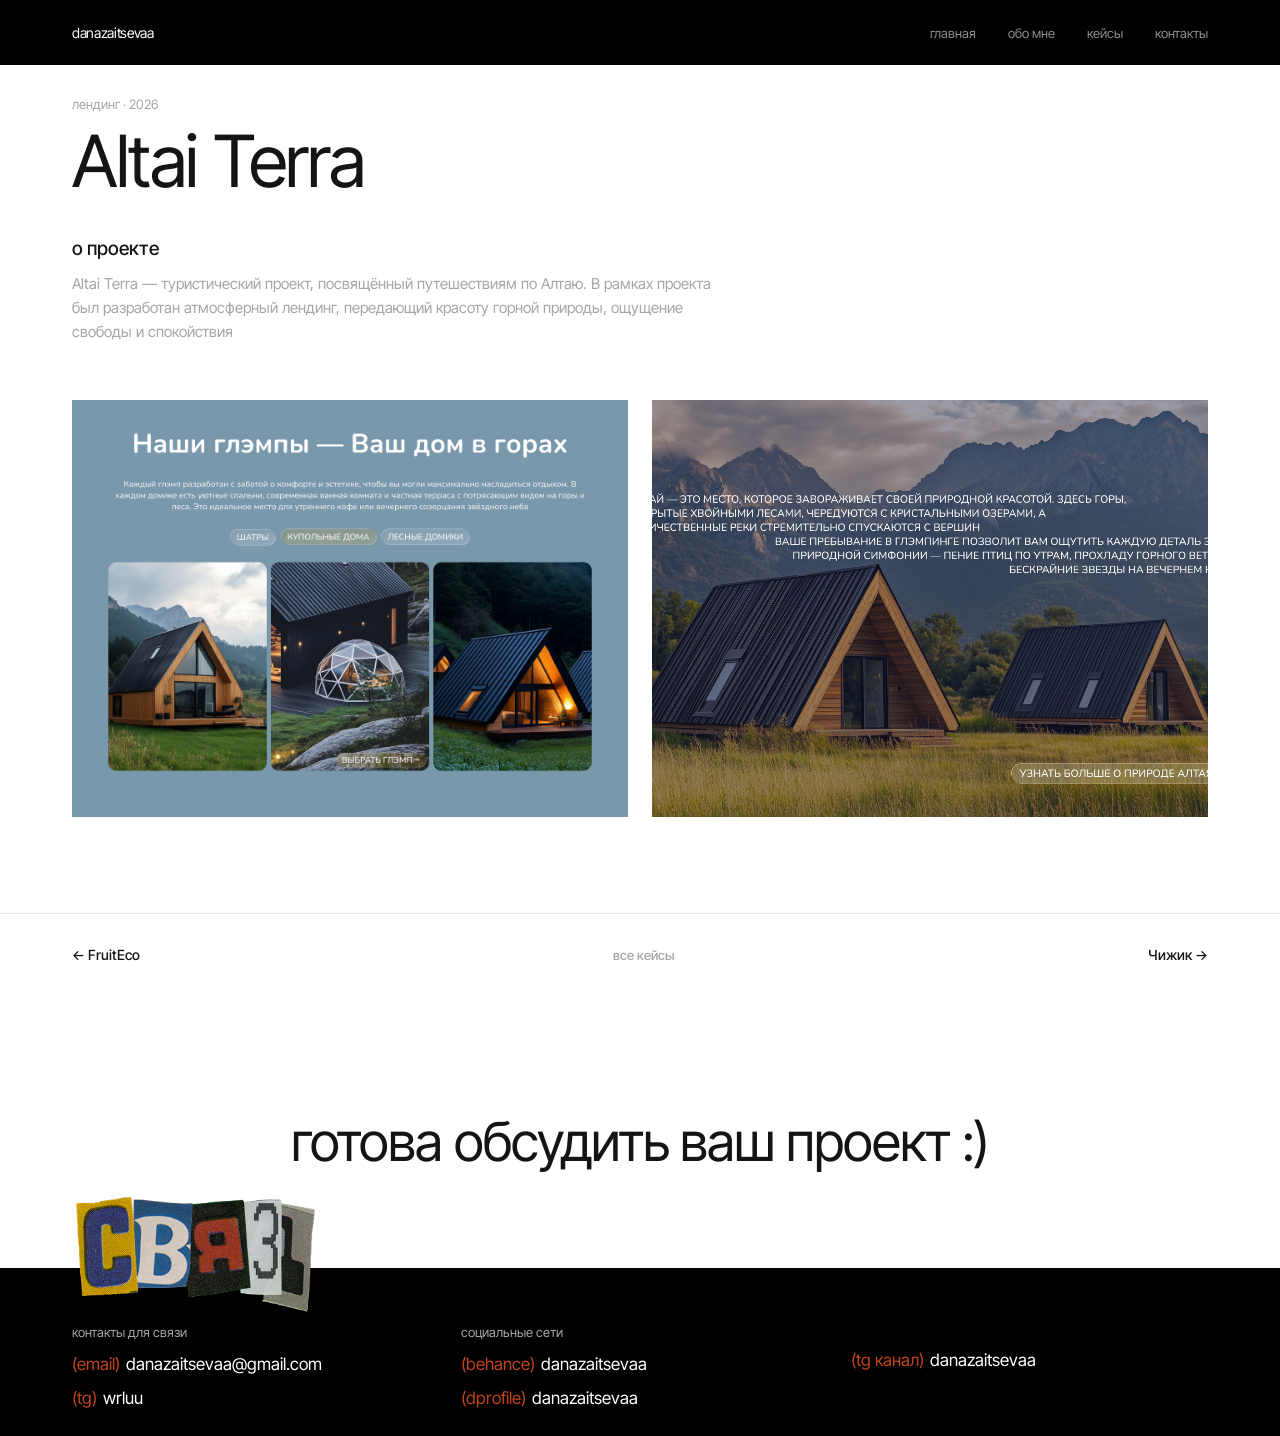
<file: projects/project-5.html>
<!DOCTYPE html>
<html lang="ru">
<head>
<meta charset="UTF-8">
<meta name="viewport" content="width=device-width, initial-scale=1.0">
<title>проект 05 — danazaitsevaa</title>

<link rel="preconnect" href="https://fonts.googleapis.com">
<link rel="preconnect" href="https://fonts.gstatic.com" crossorigin>
<link href="https://fonts.googleapis.com/css2?family=Inter+Tight:wght@400;500;600;700&display=swap" rel="stylesheet">

<link rel="stylesheet" href="../css/style.css">
</head>
<body>

  <header class="header">
    <div class="header-inner">
      <a href="../index.html" class="header-logo">danazaitsevaa</a>
      <nav class="header-nav">
        <a href="../index.html#top" class="nav-link">главная</a>
        <a href="../index.html#about" class="nav-link">обо мне</a>
        <a href="../index.html#cases" class="nav-link">кейсы</a>
        <a href="../index.html#contacts" class="nav-link">контакты</a>
      </nav>
    </div>
  </header>

  <section class="project-hero reveal" data-reveal>
    <div class="project-hero-inner">
      <p class="project-hero-meta">лендинг · 2026</p>
      <h1 class="project-hero-title">Altai Terra</h1>
    </div>
  </section>

  <!--
    Реальных материалов этого кейса в проекте не было — честный
    плейсхолдер вместо выдуманного описания. Замените текст ниже
    и изображения (.placeholder-art) на настоящий контент проекта.
  -->
  <section class="project-body">
    <div class="project-body-inner">
      <div class="project-block reveal" data-reveal>
        <h2 class="project-block-title">о проекте</h2>
        <p class="project-block-text">Altai Terra — туристический проект, посвящённый путешествиям по Алтаю. В рамках проекта был разработан атмосферный лендинг, передающий красоту горной природы, ощущение свободы и спокойствия</p>
      </div>

      <div class="project-gallery reveal" data-reveal data-delay="80">
        <div class="placeholder-art b"><img src="../assets/projects/05-1.jpg" alt="" style="width:100%;height:100%;object-fit:cover"></div>
        <div class="placeholder-art a"><img src="../assets/projects/05-2.jpg" alt="" style="width:100%;height:100%;object-fit:cover"></div>
      </div>
    </div>
  </section>

  <nav class="project-pager reveal" data-reveal>
    <div class="project-pager-inner">
      <a href="./project-4.html" class="pager-link">&larr; FruitEco</a>
      <a href="../index.html#cases" class="pager-link back">все кейсы</a>
      <a href="./project-6.html" class="pager-link">Чижик &rarr;</a>
    </div>
  </nav>

  <!-- ================= FOOTER (единый компонент, как на главной) ================= -->
  <footer class="site-footer" id="contacts">
    <div class="footer-top">
      <div class="footer-top-inner">
        <div class="reveal" data-reveal>
          <h2 class="footer-heading">готова обсудить ваш проект :)</h2>
        </div>
      </div>
      <div class="footer-deco" aria-hidden="true">
        <img src="../assets/footer-connection.png" alt="" class="footer-deco-img">
      </div>
    </div>

    <div class="footer-bottom">
      <div class="footer-bottom-inner">
        <div class="reveal footer-col" data-reveal>
          <h3 class="footer-col-title">контакты для связи</h3>
          <a href="mailto:danazaitsevaa@gmail.com" class="footer-link">
            <span class="footer-link-tag">(email)</span>danazaitsevaa@gmail.com
          </a>
          <a href="https://t.me/wrluu" class="footer-link" target="_blank" rel="noopener">
            <span class="footer-link-tag">(tg)</span>wrluu
          </a>
        </div>

        <div class="reveal footer-col" data-reveal data-delay="70">
          <h3 class="footer-col-title">социальные сети</h3>
          <a href="https://www.behance.net/danazaitsevaa" class="footer-link" target="_blank" rel="noopener">
            <span class="footer-link-tag">(behance)</span>danazaitsevaa
          </a>
          <a href="https://dprofile.ru/danazaitsevaa" class="footer-link" target="_blank" rel="noopener">
            <span class="footer-link-tag">(dprofile)</span>danazaitsevaa
          </a>
        </div>

        <div class="reveal footer-col footer-col--plain" data-reveal data-delay="140">
          <a href="https://t.me/danazaitsevaa" class="footer-link" target="_blank" rel="noopener">
            <span class="footer-link-tag">(tg канал)</span>danazaitsevaa
          </a>
        </div>
      </div>
    </div>
  </footer>

<script src="../js/tilt.js"></script>
<script src="../js/cursor.js"></script>
<script src="../js/reveal.js"></script>
</body>
</html>
</file>
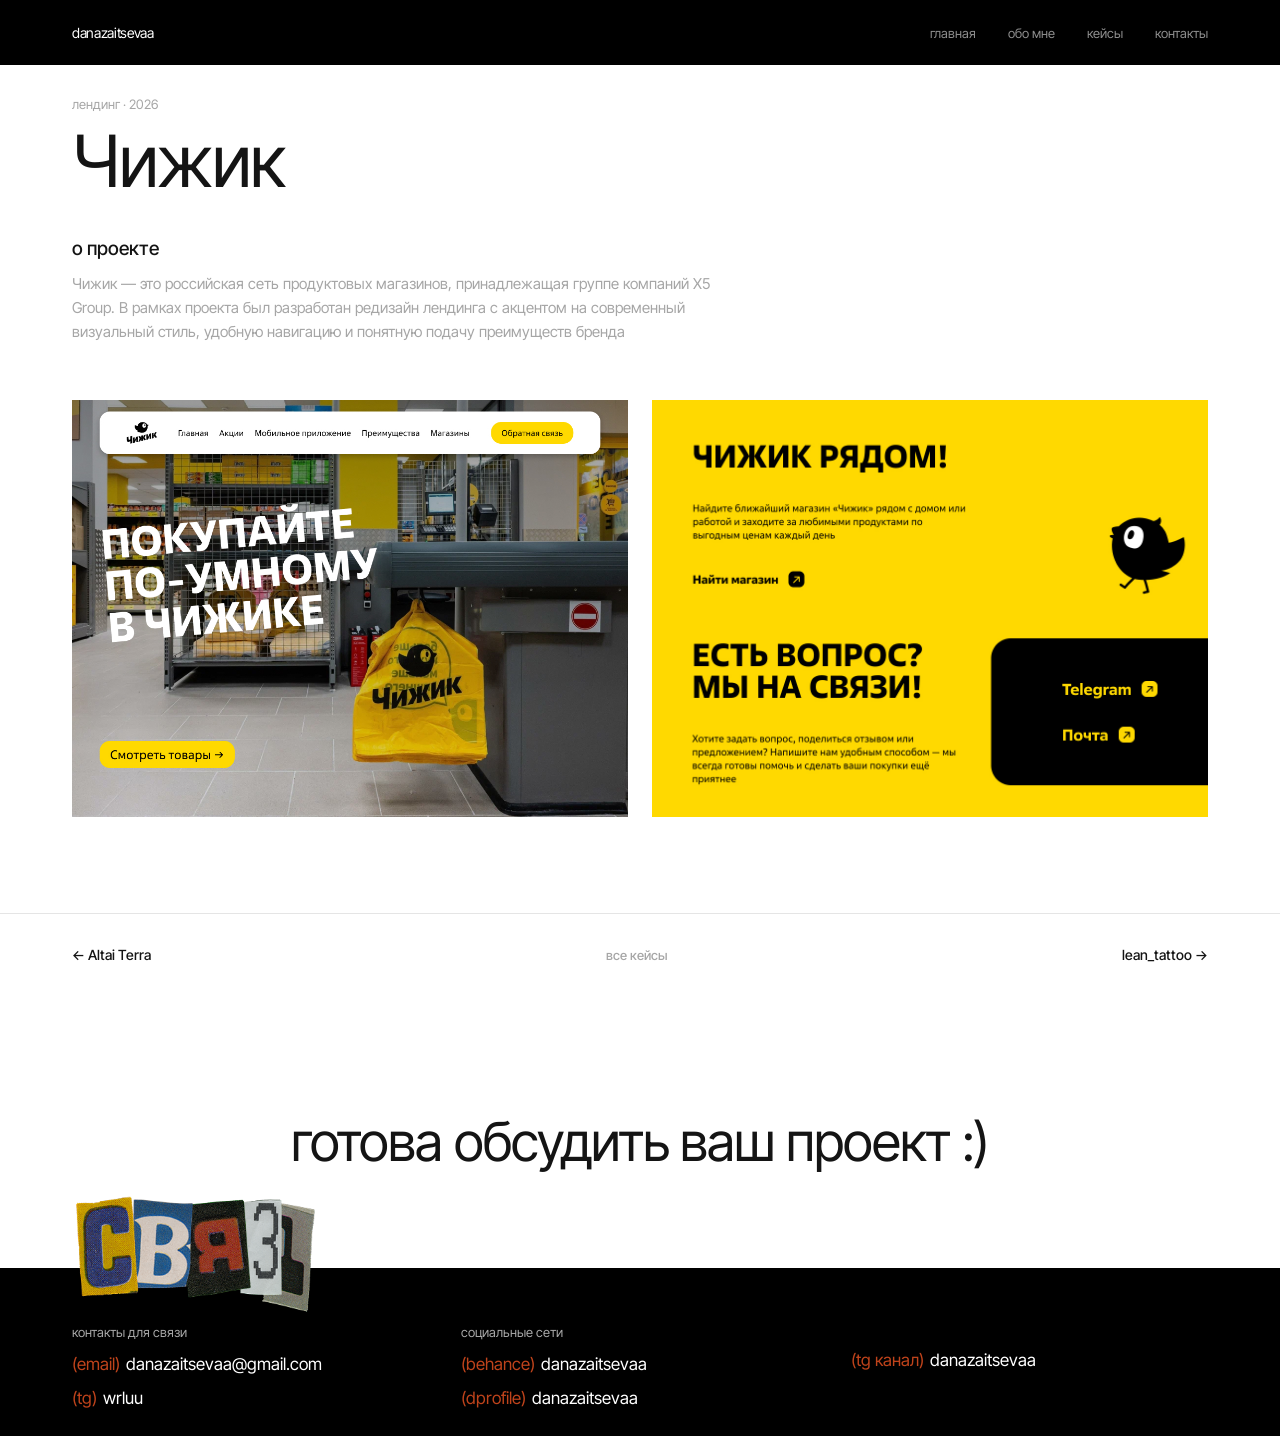
<file: projects/project-6.html>
<!DOCTYPE html>
<html lang="ru">
<head>
<meta charset="UTF-8">
<meta name="viewport" content="width=device-width, initial-scale=1.0">
<title>проект 06 — danazaitsevaa</title>

<link rel="preconnect" href="https://fonts.googleapis.com">
<link rel="preconnect" href="https://fonts.gstatic.com" crossorigin>
<link href="https://fonts.googleapis.com/css2?family=Inter+Tight:wght@400;500;600;700&display=swap" rel="stylesheet">

<link rel="stylesheet" href="../css/style.css">
</head>
<body>

  <header class="header">
    <div class="header-inner">
      <a href="../index.html" class="header-logo">danazaitsevaa</a>
      <nav class="header-nav">
        <a href="../index.html#top" class="nav-link">главная</a>
        <a href="../index.html#about" class="nav-link">обо мне</a>
        <a href="../index.html#cases" class="nav-link">кейсы</a>
        <a href="../index.html#contacts" class="nav-link">контакты</a>
      </nav>
    </div>
  </header>

  <section class="project-hero reveal" data-reveal>
    <div class="project-hero-inner">
      <p class="project-hero-meta">лендинг · 2026</p>
      <h1 class="project-hero-title">Чижик</h1>
    </div>
  </section>

  <!--
    Реальных материалов этого кейса в проекте не было — честный
    плейсхолдер вместо выдуманного описания. Замените текст ниже
    и изображения (.placeholder-art) на настоящий контент проекта.
  -->
  <section class="project-body">
    <div class="project-body-inner">
      <div class="project-block reveal" data-reveal>
        <h2 class="project-block-title">о проекте</h2>
        <p class="project-block-text">Чижик — это российская сеть продуктовых магазинов, принадлежащая группе компаний X5 Group. В рамках проекта был разработан редизайн лендинга с акцентом на современный визуальный стиль, удобную навигацию и понятную подачу преимуществ бренда</p>
      </div>

      <div class="project-gallery reveal" data-reveal data-delay="80">
        <div class="placeholder-art b"><img src="../assets/projects/06-1.jpg" alt="" style="width:100%;height:100%;object-fit:cover"></div>
        <div class="placeholder-art a"><img src="../assets/projects/06-2.jpg" alt="" style="width:100%;height:100%;object-fit:cover"></div>
      </div>
    </div>
  </section>

  <nav class="project-pager reveal" data-reveal>
    <div class="project-pager-inner">
      <a href="./project-5.html" class="pager-link">&larr; Altai Terra</a>
      <a href="../index.html#cases" class="pager-link back">все кейсы</a>
      <a href="./project-1.html" class="pager-link">lean_tattoo &rarr;</a>
    </div>
  </nav>

  <!-- ================= FOOTER (единый компонент, как на главной) ================= -->
  <footer class="site-footer" id="contacts">
    <div class="footer-top">
      <div class="footer-top-inner">
        <div class="reveal" data-reveal>
          <h2 class="footer-heading">готова обсудить ваш проект :)</h2>
        </div>
      </div>
      <div class="footer-deco" aria-hidden="true">
        <img src="../assets/footer-connection.png" alt="" class="footer-deco-img">
      </div>
    </div>

    <div class="footer-bottom">
      <div class="footer-bottom-inner">
        <div class="reveal footer-col" data-reveal>
          <h3 class="footer-col-title">контакты для связи</h3>
          <a href="mailto:danazaitsevaa@gmail.com" class="footer-link">
            <span class="footer-link-tag">(email)</span>danazaitsevaa@gmail.com
          </a>
          <a href="https://t.me/wrluu" class="footer-link" target="_blank" rel="noopener">
            <span class="footer-link-tag">(tg)</span>wrluu
          </a>
        </div>

        <div class="reveal footer-col" data-reveal data-delay="70">
          <h3 class="footer-col-title">социальные сети</h3>
          <a href="https://www.behance.net/danazaitsevaa" class="footer-link" target="_blank" rel="noopener">
            <span class="footer-link-tag">(behance)</span>danazaitsevaa
          </a>
          <a href="https://dprofile.ru/danazaitsevaa" class="footer-link" target="_blank" rel="noopener">
            <span class="footer-link-tag">(dprofile)</span>danazaitsevaa
          </a>
        </div>

        <div class="reveal footer-col footer-col--plain" data-reveal data-delay="140">
          <a href="https://t.me/danazaitsevaa" class="footer-link" target="_blank" rel="noopener">
            <span class="footer-link-tag">(tg канал)</span>danazaitsevaa
          </a>
        </div>
      </div>
    </div>
  </footer>

<script src="../js/tilt.js"></script>
<script src="../js/cursor.js"></script>
<script src="../js/reveal.js"></script>
</body>
</html>
</file>
<file: css/style.css>
/* ============================================================
   RESET / BASE
============================================================= */
*{ margin:0; padding:0; box-sizing:border-box; }
html{ -webkit-font-smoothing:antialiased; -moz-osx-font-smoothing:grayscale; }
body{
  font-family:'Inter Tight', system-ui, sans-serif;
  background:#ffffff;
  min-height:100vh;
  overflow-x:hidden;
}
img{ display:block; max-width:100%; }
a{ color:inherit; text-decoration:none; }
ul, dl, dd, dt, p, h1, h2{ margin:0; }

/* ============================================================
   CUSTOM CURSOR
   Одна единая система на весь сайт (index.html + все страницы
   проектов) — один и тот же css/style.css и js/cursor.js
   подключены везде, отдельной реализации ни на одной странице
   нет (проверено).

   ВАЖНО: negative/inverted — это DEFAULT state курсора, а не
   реакция на hover. mix-blend-mode:difference и сплошная белая
   заливка стоят на курсоре всегда, с самого начала, в любой
   точке страницы — курсор уже инвертирует то, что под ним,
   просто перемещаясь по обычному фону. Никакого отдельного
   hover-состояния для этого эффекта нет: наведение на ссылку,
   кнопку, карточку или декоративный элемент НИЧЕГО не меняет —
   ни размер, ни форму, ни сам эффект инверсии (он и так уже
   активен). Оранжевого или любого другого цвета здесь нет —
   только белая заливка, преобразуемая блендингом.

   На touch-устройствах не создаётся вообще (см. cursor.js).
============================================================= */
html.has-custom-cursor,
html.has-custom-cursor a,
html.has-custom-cursor button{ cursor:none; }

.cursor{
  position:fixed; top:0; left:0; z-index:999;
  width:14px; height:14px; margin:-7px 0 0 -7px;
  border-radius:50%;
  pointer-events:none; opacity:0;
  display:flex; align-items:center; justify-content:center;
  mix-blend-mode:difference;
  transition:opacity .25s ease;
}
.cursor--visible{ opacity:1; }

.cursor-dot{
  position:absolute; inset:0; border-radius:50%;
  background:#fff;
}

@media (hover:none), (pointer:coarse){
  .cursor{ display:none !important; }
  html.has-custom-cursor,
  html.has-custom-cursor a,
  html.has-custom-cursor button{ cursor:auto !important; }
}

/* ============================================================
   HEADER — общая fixed-навигация для ВСЕХ страниц сайта.
   Раньше сидела внутри Hero (position:absolute) и работала
   только потому, что Hero сам чёрный — теперь, когда шапка
   должна быть закреплена поверх любого контента на любой
   странице (включая страницы проектов без чёрного Hero),
   тот же самый белый-текст-на-чёрном вид нужен уже как
   собственный fixed-фон бара, а не «заимствованный» у Hero.
   Визуально на index.html в момент загрузки это выглядит
   ИДЕНТИЧНО прежнему (тот же чёрный, тот же белый текст, те же
   отступы/шрифты) — просто теперь не пропадает при скролле и
   работает одинаково на всех 7 страницах.
============================================================= */
.header{ position:fixed; top:0; left:0; right:0; z-index:500; background:#000000; }
.header-inner{
  max-width:1200px; margin:0 auto;
  display:flex; align-items:center; justify-content:space-between;
  padding:20px 24px;
}
@media (min-width:640px){ .header-inner{ padding:24px 32px; } }
.header-logo{ font-size:14px; font-weight:400; letter-spacing:-0.025em; color:#fff; }
.header-nav{ display:flex; align-items:center; gap:24px; }
@media (min-width:640px){ .header-nav{ gap:32px; } }
.nav-link{ font-size:13px; font-weight:400; color:rgba(255,255,255,0.55); transition:color .2s; }
.nav-link:hover{ color:#fff; }
.nav-link.active{ font-weight:400; color:#fff; }

/* компенсация для якорных переходов (#about/#cases/#contacts) —
   чтобы заголовок секции не оказывался под fixed-шапкой сразу
   после клика по навигации */
#top, #about, #cases, #contacts{ scroll-margin-top:80px; }

/* ============================================================
   HERO
============================================================= */
.hero{
  position:relative; overflow:hidden; background:#000000;
  min-height:100vh; /* чёрный фон заполняет весь первый экран целиком */
}
.hero-inner{ max-width:1200px; margin:0 auto; padding:0 24px; }
@media (min-width:640px){ .hero-inner{ padding-left:32px; padding-right:32px; } }

/* Композиция «слово + лист» — единая группа, посаженная по референсу:
   .hero-stage задаёт общий масштаб (font-size), от которого зависят
   и сам размер слова, и смещение листа — так пропорция между ними
   (и место нахлёста) остаётся одинаковой на любом брейкпоинте.
   padding-top — небольшой отступ от fixed-шапки (сама шапка её не
   толкает, т.к. position:fixed, но верх слова не должен утыкаться
   прямо в неё); дальше слово начинается почти сразу под навигацией,
   как на референсе, а не по центру экрана. */
.hero-stage{
  position:relative;
  padding-top:clamp(32px,4.5vw,56px);
  font-size:clamp(88px,22vw,268px);
}
.hero-word{
  position:relative; display:block; text-align:center;
  pointer-events:none; user-select:none; white-space:nowrap;
  font-weight:700; line-height:1; letter-spacing:-0.025em; color:#fff;
  font-size:1em;
}
/* Лист позиционируется от верхнего края слова в em, унаследованных
   от .hero-stage: верх листа приходится примерно на 40% высоты
   слова — так он перекрывает центральную/нижнюю часть надписи, а
   верхняя часть букв остаётся хорошо читаемой, как на референсе.
   Размер листа не меняем — только его позицию. */
.note-wrap{
  position:absolute; left:50%; transform:translateX(-50%);
  top:calc(clamp(32px,4.5vw,56px) + 0.4em);
  width:300px; max-width:100%;
  perspective:900px;
}
@media (min-width:640px){ .note-wrap{ width:360px; } }
@media (min-width:1024px){ .note-wrap{ width:385px; } }
.note-tilt{ transform-style:preserve-3d; will-change:transform; }
.note-img{
  position:relative; display:block; width:100%;
  filter:drop-shadow(0 18px 40px rgba(0,0,0,0.45));
}

/* ============================================================
   ОРАНЖЕВЫЙ ШТРИХКОД
   ИСПРАВЛЕНО: раньше тег лежал внутри .hero (position:absolute;
   bottom:0), а у .hero стоит overflow:hidden — это нужно для
   обрезки гигантского слова «дизайн», но тот же overflow:hidden
   заодно срезал нижнюю половину штрихкода, которая должна была
   выступать в блок About. Тег вообще не мог оказаться "поверх"
   второго блока — он был буквально обрезан на границе секций.

   Решение: тег теперь — первый элемент ВНУТРИ .about (у которого
   нет overflow:hidden), сдвинут вверх на половину своей высоты
   (translateY(-50%) от верхнего края .about), с явным z-index —
   визуально это та же самая точка на странице (граница между
   Hero и About), но теперь ничего не обрезает и не перекрывает
   тег снизу.
============================================================= */
.barcode-wrap{
  position:absolute; left:0; right:0; top:0; z-index:5;
  pointer-events:none; /* контейнер не должен ловить клики мимо самого штрихкода */
}
.barcode-inner{
  max-width:1200px; margin:0 auto; padding:0 24px;
  display:flex; justify-content:flex-end;
}
@media (min-width:640px){ .barcode-inner{ padding-left:32px; padding-right:32px; } }
.barcode-shift{ transform:translateY(-50%); pointer-events:auto; perspective:600px; }
.barcode-tilt{ will-change:transform; }
.barcode-img{ height:54px; width:96px; object-fit:contain; transform:rotate(0.5deg); }

/* ============================================================
   ABOUT
============================================================= */
.about{ position:relative; background:#ffffff; }
.about-inner{ max-width:1200px; margin:0 auto; padding:64px 24px 96px; }
@media (min-width:640px){ .about-inner{ padding-left:32px; padding-right:32px; } }

.about-top{ display:flex; flex-direction:column; gap:40px; }
@media (min-width:1024px){ .about-top{ flex-direction:row; align-items:flex-start; justify-content:space-between; } }

.about-copy{ max-width:480px; }
.section-title{ font-size:clamp(36px,6vw,54px); font-weight:700; line-height:1.05; color:#141414; }
.about-p{ font-size:19px; font-weight:500; line-height:1.35; color:#141414; }
.about-p-1{ margin-top:40px; }
.about-p-2{ margin-top:24px; }

.about-photo-wrap{ width:100%; max-width:314px; }
@media (min-width:1024px){ .about-photo-wrap{ width:314px; } }
.about-photo{ height:234px; width:100%; border-radius:2px; object-fit:cover; }

.about-divider{ margin-top:56px; height:1px; width:100%; background:rgba(0,0,0,0.15); }

.about-rows{ margin-top:48px; display:flex; flex-direction:column; gap:44px; }
.about-row{ display:grid; grid-template-columns:1fr; gap:8px; }
@media (min-width:640px){ .about-row{ grid-template-columns:1fr 1fr; gap:32px; } }
.about-label{ font-size:19px; font-weight:500; color:#141414; }
.about-blocks{ display:flex; flex-direction:column; gap:20px; }
.about-block-title{ font-size:19px; font-weight:500; line-height:1.3; color:#141414; }
.about-block-detail{ margin-top:8px; max-width:430px; font-size:14px; line-height:1.4; color:#a6a6a6; }

/* ============================================================
   SCROLL REVEAL (общий для Cases / Contacts / Footer / страниц проектов)
============================================================= */
.reveal{
  opacity:0; transform:translateY(22px);
  transition:opacity .7s cubic-bezier(0.16,1,0.3,1), transform .7s cubic-bezier(0.16,1,0.3,1);
}
.reveal.in-view{ opacity:1; transform:translateY(0); }

/* ============================================================
   CASES / PROJECTS — асимметричная модульная (bento / editorial) сетка

   Десктоп (от 1024px): 12 колонок, 3 ряда по 2 проекта
     ряд 1:  8 / 4   — 01 крупный пейзаж, 02 высокий портрет
     ряд 2:  4 / 8   — 03 квадрат (опущен вниз), 04 широкая панорама
     ряд 3:  6 / 6   — 05 квадрат, 06 пейзаж (опущен вниз)
   Планшет (640–1023px): 2 колонки, ритм «во всю ширину / пара / пара / во всю ширину»
   Мобильный (до 640px): 1 колонка, пропорции чередуются, чётные карточки
   чуть уже и прижаты вправо.

   Пропорции задаются переменными --ar-m / --ar-t / --ar-d у каждой
   карточки (.case-1 … .case-6), а у «стретч»-карточек высота ещё и
   подтягивается до высоты ряда (flex:1), поэтому низ рядов выровнен.

   Реальные картинки: просто положите <img> внутрь .project-state —
   правило ниже растянет его через object-fit:cover без искажений.
============================================================= */
.cases{ background:#ffffff; }
.cases-inner{ max-width:1200px; margin:0 auto; padding:80px 24px 0; }
@media (min-width:640px){ .cases-inner{ padding-left:32px; padding-right:32px; } }

/* Сетка: каждый ряд — отдельный CSS Grid из двух колонок с разными пропорциями.
   Асимметрия — только за счёт ширины; высота изображений в ряду одинаковая (--row-h),
   карточки выровнены по верхнему краю (align-items:start), без смещений. */
.cases-grid{
  margin-top:56px;
  display:grid; grid-template-columns:minmax(0,1fr);
  row-gap:28px;
  --cw:min(100vw - 64px, 1136px);   /* ширина контента секции: основа для высоты рядов */
}

.cases-row{
  display:grid;
  row-gap:28px; column-gap:10px;
  align-items:start;
  grid-template-columns:minmax(0,1fr);   /* мобильные: одна колонка */
}
.case{ display:block; min-width:0; }
.case > .project-card{ width:100%; }

/* тон подложки и пропорции для мобильной колонки (там высота идёт от aspect-ratio) */
.case-1{ --ar-m:4/5; --tone:.05; }
.case-2{ --ar-m:5/4; --tone:.07; }
.case-3{ --ar-m:1/1; --tone:.04; }
.case-4{ --ar-m:4/5; --tone:.06; }
.case-5{ --ar-m:5/4; --tone:.04; }
.case-6{ --ar-m:1/1; --tone:.07; }

/* мобильные: пропорции чередуются, чётные карточки уже и прижаты вправо */
@media (max-width:639.98px){
  .cases-grid{ --cw:100vw; }
  .cases-grid .project-media{ height:auto; aspect-ratio:var(--ar-m, 4/3); }
  .case:nth-child(even){ width:86%; justify-self:end; }
}

/* планшет и десктоп: две колонки в каждом ряду, 65/35 · 35/65 · 50/50 */
@media (min-width:640px){
  .cases-row--1{ grid-template-columns:minmax(0,13fr) minmax(0,7fr); --row-h:calc(var(--cw) * .42); }
  .cases-row--2{ grid-template-columns:minmax(0,7fr) minmax(0,13fr); --row-h:calc(var(--cw) * .35); }
  .cases-row--3{ grid-template-columns:minmax(0,1fr) minmax(0,1fr);   --row-h:calc(var(--cw) * .38); }
}

/* --- карточка --- */
.project-card{ display:flex; flex-direction:column; } /* карточка — ссылка <a>: изображение, под ним название и категория */

.project-media{
  position:relative; width:100%; flex:0 0 auto;
  height:var(--row-h, auto);          /* одна высота на весь ряд */
  overflow:hidden; border-radius:2px;
  background:rgba(20,20,20,var(--tone,.04));
}
.project-state{
  position:absolute; inset:0; display:flex; align-items:center; justify-content:center;
  will-change:transform, opacity;
  transition:
    opacity .6s cubic-bezier(0.16,1,0.3,1),
    transform 1.1s cubic-bezier(0.16,1,0.3,1);
}
/* реальные изображения: заполняют карточку без искажений */
.project-state img, .project-media > img{
  width:100%; height:100%; max-width:none; object-fit:cover; object-position:center;
}

/* hover: плавный зум изображения + кроссфейд на второе состояние */
.project-state.default{ opacity:1; transform:scale(1); }
.project-state.hover{ opacity:0; transform:scale(1); }
.project-card:hover .project-state.default{ opacity:0; transform:scale(1.06); }
.project-card:hover .project-state.hover{ opacity:1; transform:scale(1.06); }

.placeholder-art{ display:flex; align-items:center; justify-content:center; width:100%; height:100%; }
.placeholder-art.a{ background-image:repeating-linear-gradient(45deg, transparent, transparent 10px, rgba(20,20,20,0.05) 10px, rgba(20,20,20,0.05) 11px); }
.placeholder-art.b{ background-image:repeating-linear-gradient(-45deg, transparent, transparent 10px, rgba(20,20,20,0.05) 10px, rgba(20,20,20,0.05) 11px); }
.placeholder-art span{ font-size:12px; letter-spacing:-0.01em; color:#a6a6a6; }

.project-meta-row{ margin-top:20px; display:flex; align-items:baseline; justify-content:space-between; gap:16px; }
.project-title{
  font-size:19px; font-weight:500; line-height:1.3; color:#141414;
  transition:color .3s, transform .5s cubic-bezier(0.16,1,0.3,1);
}
.project-card:hover .project-title{ color:#bf431b; transform:translateX(6px); }  /* название чуть сдвигается */
.project-arrow{
  font-size:15px; color:#bf431b; opacity:0; transform:translateX(-8px);
  transition:opacity .3s, transform .5s cubic-bezier(0.16,1,0.3,1);
}
.project-card:hover .project-arrow{ opacity:1; transform:translateX(0); }
.project-sub{ margin-top:4px; font-size:13px; color:#a6a6a6; transition:transform .5s cubic-bezier(0.16,1,0.3,1); }
.project-card:hover .project-sub{ transform:translateX(6px); }

@media (prefers-reduced-motion:reduce){
  .project-state, .project-title, .project-arrow, .project-sub{ transition:opacity .2s, color .2s; }
  .project-card:hover .project-state.default,
  .project-card:hover .project-state.hover,
  .project-card:hover .project-title,
  .project-card:hover .project-sub{ transform:none; }
}


/* ============================================================
   FOOTER (белая часть с заголовком + декором, чёрная — с тремя
   колонками контактов). Полностью заменяет прежние .contacts и
   .footer — это теперь один блок, последний на странице.
============================================================= */

/* --- верхняя белая часть --- */
.site-footer{ margin-top:clamp(64px,9vw,120px); } /* отступ ПЕРЕД футером — внешний margin, а не padding внутри футера; то же значение, что и row-gap между проектами */
.footer-top{ position:relative; background:#ffffff; }
.footer-top-inner{
  max-width:1200px; margin:0 auto; padding:0 24px 96px;
  text-align:center;
}
@media (min-width:640px){ .footer-top-inner{ padding-left:32px; padding-right:32px; } }
.footer-heading{
  font-size:clamp(26px,4.2vw,60px); font-weight:400; line-height:1.15;
  letter-spacing:-0.02em; color:#141414;
}

/* декоративная картинка — приклеена к низу белой части и на треть
   своей высоты заходит на чёрную область под ней (см. референс).
   left вычисляется так же, как отступ контейнера .footer-top-inner
   (max-width:1200px + те же 24/32px), чтобы картинка стояла на
   той же вертикальной направляющей, что и остальной контент сайта. */
.footer-deco{
  position:absolute; bottom:0; z-index:2;
  left:max(24px, calc((100% - 1200px) / 2 + 24px));
  width:clamp(160px,19vw,270px);
  transform:translateY(38%);
  pointer-events:none;
}
@media (min-width:640px){
  .footer-deco{ left:max(32px, calc((100% - 1200px) / 2 + 32px)); }
}
.footer-deco-img{ display:block; width:100%; height:auto; }

/* --- нижняя чёрная часть --- */
.footer-bottom{ background:#000000; }
.footer-bottom-inner{
  max-width:1200px; margin:0 auto;
  padding:clamp(36px,4.5vw,56px) 24px 28px;
  display:grid; grid-template-columns:1fr; gap:48px;
}
@media (min-width:640px){
  .footer-bottom-inner{
    padding-left:32px; padding-right:32px;
    grid-template-columns:repeat(3,1fr); gap:32px;
  }
}

.footer-col{ display:flex; flex-direction:column; gap:14px; }
/* колонка без заголовка (tg-канал) — отступ сверху, равный
   высоте заголовка соседних колонок, чтобы ссылки шли в один ряд */
.footer-col--plain{ padding-top:26px; }

.footer-col-title{ font-size:13px; font-weight:400; color:#a6a6a6; }
.footer-link{ font-size:17px; font-weight:400; color:#ffffff; transition:color .3s; }
.footer-link:hover{ color:#bf431b; }
.footer-link-tag{ color:#bf431b; margin-right:6px; }

/* ============================================================

   PROJECT DETAIL PAGES
============================================================= */
/* ============================================================
   PROJECT DETAIL PAGES
   Раньше здесь был отдельный локальный .project-topbar с одной
   ссылкой "назад к кейсам" — теперь на всех страницах стоит
   общая fixed-навигация (.header), она же выполняет эту роль
   через пункт «кейсы», поэтому отдельный topbar убран.
============================================================= */
.project-hero{ background:#ffffff; }
.project-hero-inner{ max-width:1200px; margin:0 auto; padding:96px 24px 40px; }
@media (min-width:640px){ .project-hero-inner{ padding-left:32px; padding-right:32px; } }
.project-hero-meta{ font-size:13px; color:#a6a6a6; }
.project-hero-title{
  margin-top:12px; font-size:clamp(40px,7vw,72px); font-weight:400;
  line-height:1.02; letter-spacing:-0.02em; color:#141414;
}

.project-visual{ background:#ffffff; }
.project-visual-inner{ max-width:1200px; margin:0 auto; padding:0 24px 64px; }
@media (min-width:640px){ .project-visual-inner{ padding-left:32px; padding-right:32px; } }
.project-visual-frame{
  width:100%; aspect-ratio:16/9; border-radius:2px; overflow:hidden;
  background:rgba(20,20,20,0.04);
}

.project-body{ background:#ffffff; }
.project-body-inner{ max-width:1200px; margin:0 auto; padding:0 24px 96px; }
@media (min-width:640px){ .project-body-inner{ padding-left:32px; padding-right:32px; } }

.project-block{ max-width:640px; }
.project-block + .project-block{ margin-top:44px; }
.project-block-title{ font-size:19px; font-weight:500; color:#141414; }
.project-block-text{ margin-top:12px; font-size:15px; line-height:1.6; color:#a6a6a6; }

.project-gallery{
  margin-top:56px; display:grid; grid-template-columns:1fr; gap:24px;
}
@media (min-width:640px){ .project-gallery{ grid-template-columns:1fr 1fr; } }
.project-gallery .placeholder-art{ aspect-ratio:4/3; border-radius:2px; }

.project-pager{
  background:#ffffff; border-top:1px solid rgba(0,0,0,0.1);
}
.project-pager-inner{
  max-width:1200px; margin:0 auto; padding:32px 24px;
  display:flex; align-items:center; justify-content:space-between; gap:16px; flex-wrap:wrap;
}
@media (min-width:640px){ .project-pager-inner{ padding-left:32px; padding-right:32px; } }
.pager-link{ font-size:14px; font-weight:500; color:#141414; transition:color .2s; }
.pager-link:hover{ color:#bf431b; }
.pager-link.back{ font-size:13px; color:#a6a6a6; }
.pager-link.back:hover{ color:#141414; }
</file>
